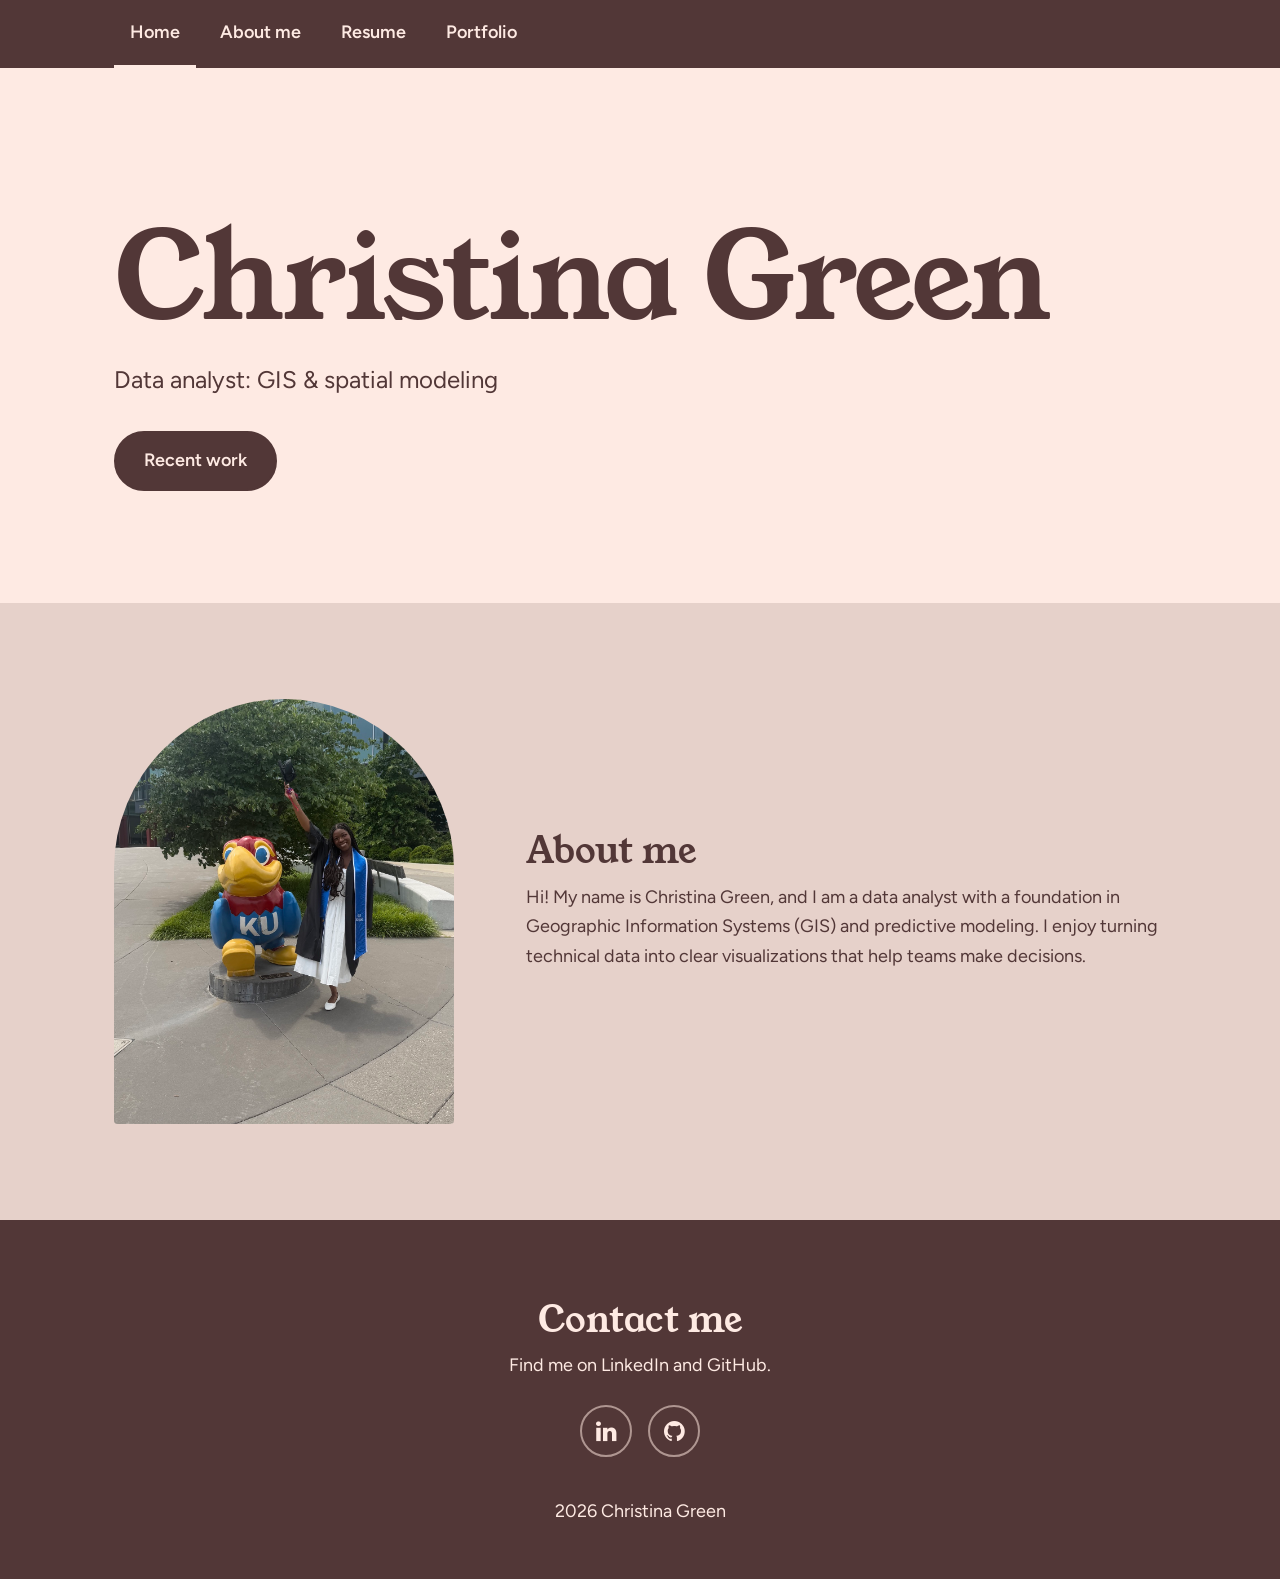
<file: index.html>
<!DOCTYPE html>
<html lang="en">
<head>
  <meta charset="utf-8">
  <meta name="viewport" content="width=device-width, initial-scale=1">
  <meta name="author" content="Christina Green">
  <meta name="description" content="Christina Green.">
  <title>Christina Green | Data Analyst Portfolio</title>
  <link rel="preconnect" href="https://fonts.googleapis.com">
  <link rel="preconnect" href="https://fonts.gstatic.com" crossorigin>
  <link rel="stylesheet" href="https://fonts.googleapis.com/css2?family=Figtree:wght@400;600&family=Young+Serif&display=swap">
  <link rel="stylesheet" href="https://cdnjs.cloudflare.com/ajax/libs/font-awesome/4.7.0/css/font-awesome.min.css">
  <link rel="stylesheet" href="styles/style.css">
</head>
<body>

  <!-- Navigation -->
  <header class="site-header">
    <nav class="navbar" aria-label="Main">
      <button class="nav-toggle" aria-expanded="false" aria-controls="nav-links" aria-label="Toggle menu">
        <i class="fa fa-bars" aria-hidden="true"></i>
      </button>
      <ul class="nav-links" id="nav-links">
        <li><a href="index.html" aria-current="page">Home</a></li>
        <li><a href="about.html">About me</a></li>
        <li><a href="resume.html">Resume</a></li>
        <li><a href="portfolio.html">Portfolio</a></li>
      </ul>
    </nav>
  </header>

  <main>
    <!-- Hero -->
    <section class="hero">
      <div class="wrap">
        <h1>Christina Green</h1>
        <p class="hero-sub">Data analyst: GIS &amp; spatial modeling</p>
        <a href="portfolio.html" class="button">Recent work</a>
      </div>
    </section>

    <!-- About -->
    <section class="about">
      <div class="wrap about-grid">
        <div class="about-photo">
          <img src="images/GradPhoto.jpg" alt="Portrait of Christina Green" onerror="this.parentElement.classList.add('no-photo')">
        </div>
        <div class="about-text">
          <h2>About me</h2>
          <p>Hi! My name is Christina Green, and I am a data analyst with a foundation in Geographic Information Systems (GIS) and predictive modeling. I enjoy turning technical data into clear visualizations that help teams make decisions.</p>
        </div>
      </div>
    </section>
  </main>

  <!-- Footer / Contact -->
  <footer class="site-footer" id="contact">
    <div class="wrap">
      <h2>Contact me</h2>
      <p>Find me on LinkedIn and GitHub.</p>
      <ul class="social">
        <li><a href="https://www.linkedin.com/in/christina-green-3a5b73256" aria-label="LinkedIn"><i class="fa fa-linkedin" aria-hidden="true"></i></a></li>
        <li><a href="https://github.com/greenchristina" aria-label="GitHub"><i class="fa fa-github" aria-hidden="true"></i></a></li>
      </ul>
       2026 Christina Green</small></p>
    </div>
  </footer>

  <script src="scripts/main.js"></script>
</body>
</html>
</file>
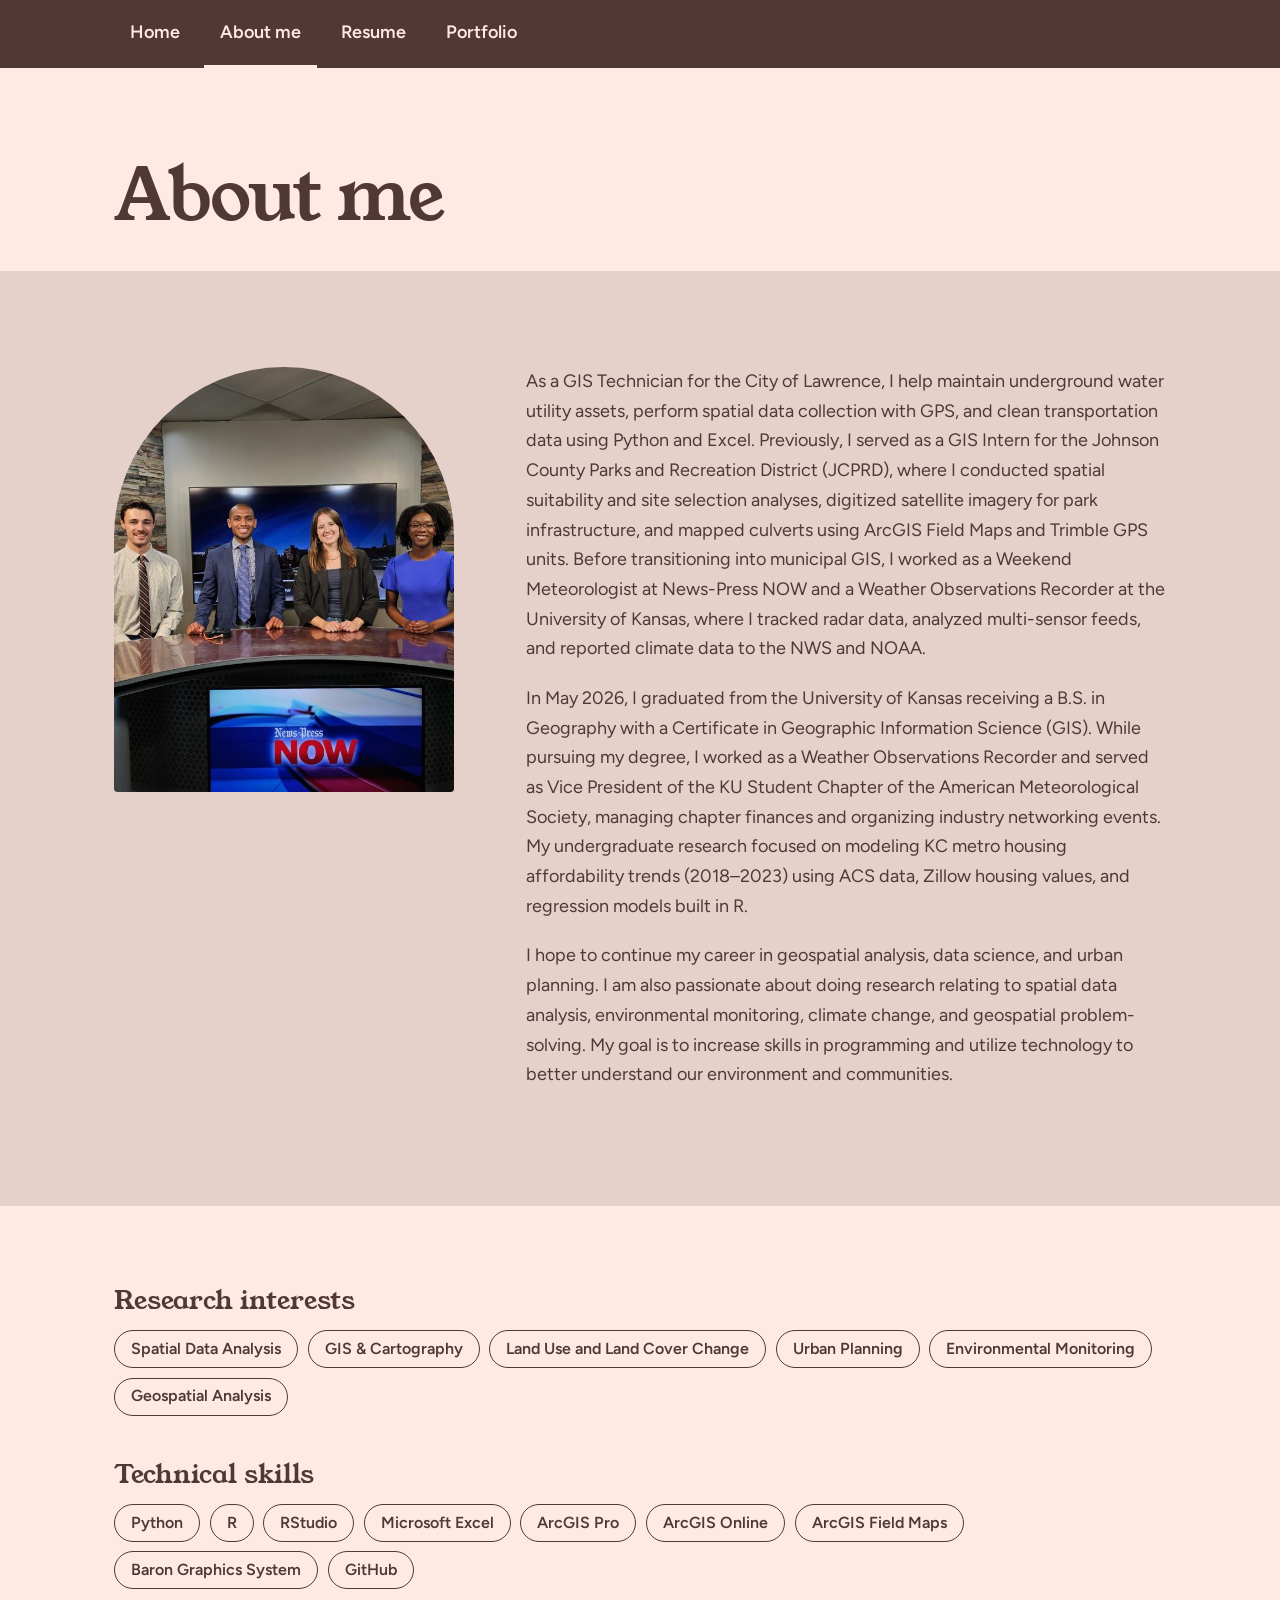
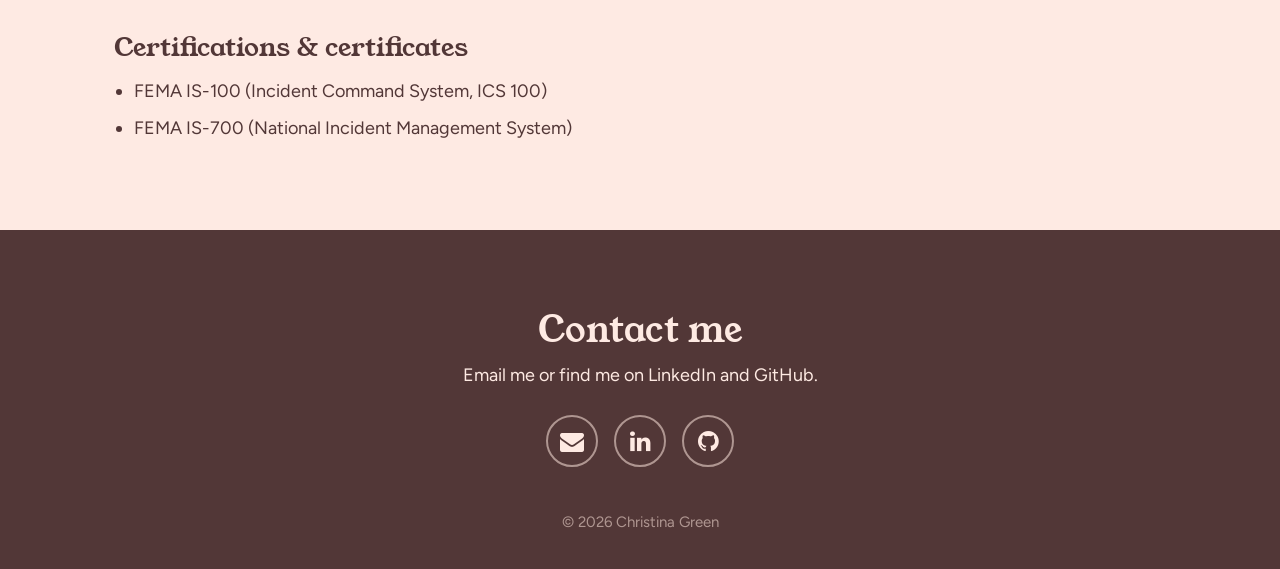
<file: about.html>
<!DOCTYPE html>
<html lang="en">
<head>
  <meta charset="utf-8">
  <meta name="viewport" content="width=device-width, initial-scale=1">
  <meta name="author" content="Christina Green">
  <meta name="description" content="About Christina Green: GIS Technician with a B.S. in Geography from the University of Kansas, focused on geospatial analysis, data science, and urban planning.">
  <title>About Me | Christina Green</title>
  <link rel="preconnect" href="https://fonts.googleapis.com">
  <link rel="preconnect" href="https://fonts.gstatic.com" crossorigin>
  <link rel="stylesheet" href="https://fonts.googleapis.com/css2?family=Figtree:wght@400;600&family=Young+Serif&display=swap">
  <link rel="stylesheet" href="https://cdnjs.cloudflare.com/ajax/libs/font-awesome/4.7.0/css/font-awesome.min.css">
  <link rel="stylesheet" href="styles/style.css">
</head>
<body>

  <!-- Navigation -->
  <header class="site-header">
    <nav class="navbar" aria-label="Main">
      <button class="nav-toggle" aria-expanded="false" aria-controls="nav-links" aria-label="Toggle menu">
        <i class="fa fa-bars" aria-hidden="true"></i>
      </button>
      <ul class="nav-links" id="nav-links">
        <li><a href="index.html">Home</a></li>
        <li><a href="about.html" aria-current="page">About me</a></li>
        <li><a href="resume.html">Resume</a></li>
        <li><a href="portfolio.html">Portfolio</a></li>
      </ul>
    </nav>
  </header>

  <main>
    <section class="page-intro">
      <div class="wrap">
        <h1>About me</h1>
      </div>
    </section>

    <!-- Bio -->
    <section class="about about-page">
      <div class="wrap about-grid">
        <div class="about-photo">
          <img src="images/NewsPress.JPG" alt="Photo of Christina Green" onerror="this.parentElement.classList.add('no-photo')">
        </div>
        <div class="about-text">
          <p>As a GIS Technician for the City of Lawrence, I help maintain underground water utility assets, perform spatial data collection with GPS, and clean transportation data using Python and Excel. Previously, I served as a GIS Intern for the Johnson County Parks and Recreation District (JCPRD), where I conducted spatial suitability and site selection analyses, digitized satellite imagery for park infrastructure, and mapped culverts using ArcGIS Field Maps and Trimble GPS units. Before transitioning into municipal GIS, I worked as a Weekend Meteorologist at News-Press NOW and a Weather Observations Recorder at the University of Kansas, where I tracked radar data, analyzed multi-sensor feeds, and reported climate data to the NWS and NOAA.</p>
          <p>In May 2026, I graduated from the University of Kansas receiving a B.S. in Geography with a Certificate in Geographic Information Science (GIS). While pursuing my degree, I worked as a Weather Observations Recorder and served as Vice President of the KU Student Chapter of the American Meteorological Society, managing chapter finances and organizing industry networking events. My undergraduate research focused on modeling KC metro housing affordability trends (2018–2023) using ACS data, Zillow housing values, and regression models built in R.</p>
          <p>I hope to continue my career in geospatial analysis, data science, and urban planning. I am also passionate about doing research relating to spatial data analysis, environmental monitoring, climate change, and geospatial problem-solving. My goal is to increase skills in programming and utilize technology to better understand our environment and communities.</p>
        </div>
      </div>
    </section>

    <!-- Details -->
    <section class="details">
      <div class="wrap details-grid">

        <div class="detail-block">
          <h2>Research interests</h2>
          <ul class="tags chips">
            <li>Spatial Data Analysis</li>
            <li>GIS &amp; Cartography</li>
            <li>Land Use and Land Cover Change</li>
            <li>Urban Planning</li>
            <li>Environmental Monitoring</li>
            <li>Geospatial Analysis</li>
          </ul>
        </div>

        <div class="detail-block">
          <h2>Technical skills</h2>
          <ul class="tags chips">
            <li>Python</li>
            <li>R</li>
            <li>RStudio</li>
            <li>Microsoft Excel</li>
            <li>ArcGIS Pro</li>
            <li>ArcGIS Online</li>
            <li>ArcGIS Field Maps</li>
            <li>Baron Graphics System</li>
            <li>GitHub</li>
          </ul>
        </div>

        <div class="detail-block">
          <h2>Certifications &amp; certificates</h2>
          <ul class="cert-list">
            <li>FEMA IS-100 (Incident Command System, ICS 100)</li>
            <li>FEMA IS-700 (National Incident Management System)</li>
          </ul>
        </div>

      </div>
    </section>
  </main>

  <!-- Footer / Contact -->
  <footer class="site-footer" id="contact">
    <div class="wrap">
      <h2>Contact me</h2>
      <p>Email me or find me on LinkedIn and GitHub.</p>
      <ul class="social">
        <li><a href="mailto:christinagreen1101@gmail.com" aria-label="Email"><i class="fa fa-envelope" aria-hidden="true"></i></a></li>
        <li><a href="https://www.linkedin.com/in/christina-green-3a5b73256" aria-label="LinkedIn"><i class="fa fa-linkedin" aria-hidden="true"></i></a></li>
        <li><a href="https://github.com/greenchristina" aria-label="GitHub"><i class="fa fa-github" aria-hidden="true"></i></a></li>
      </ul>
      <p class="copyright"><small>&copy; 2026 Christina Green</small></p>
    </div>
  </footer>

  <script src="scripts/main.js"></script>
</body>
</html>
</file>
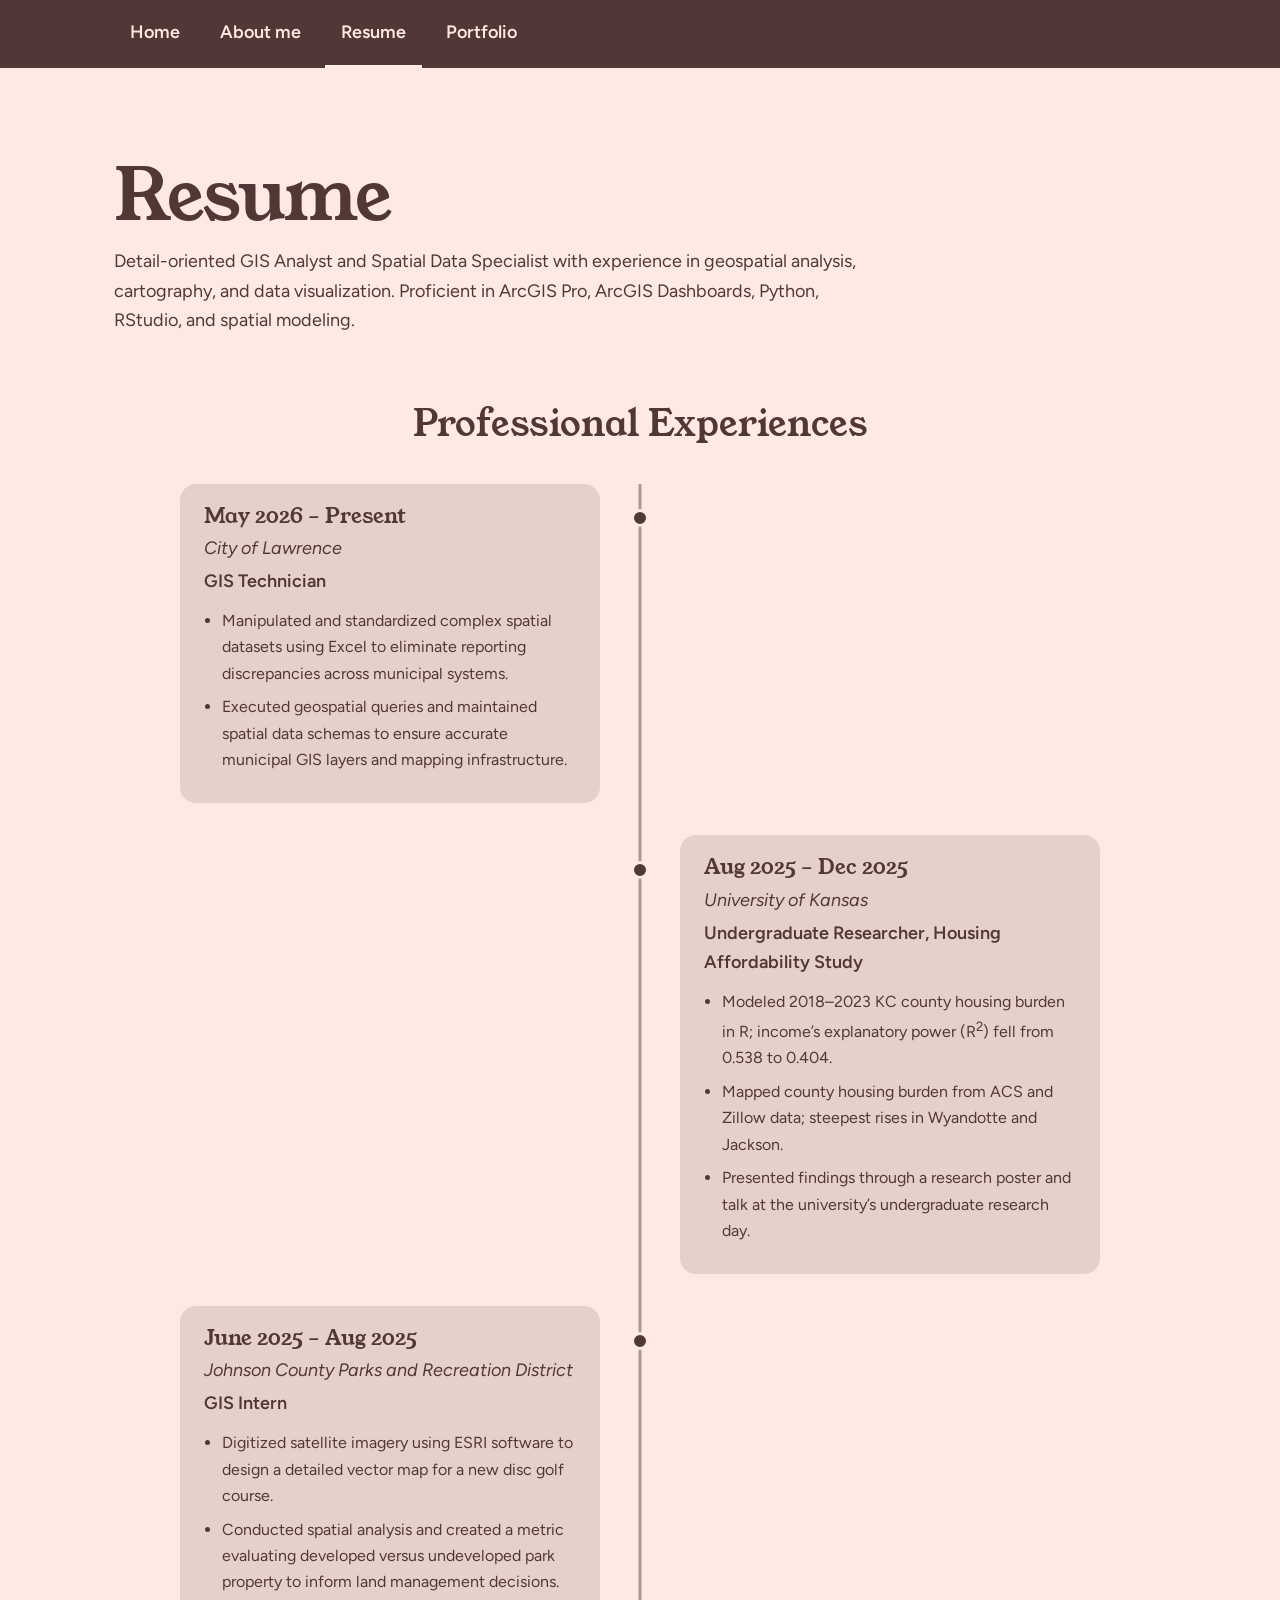
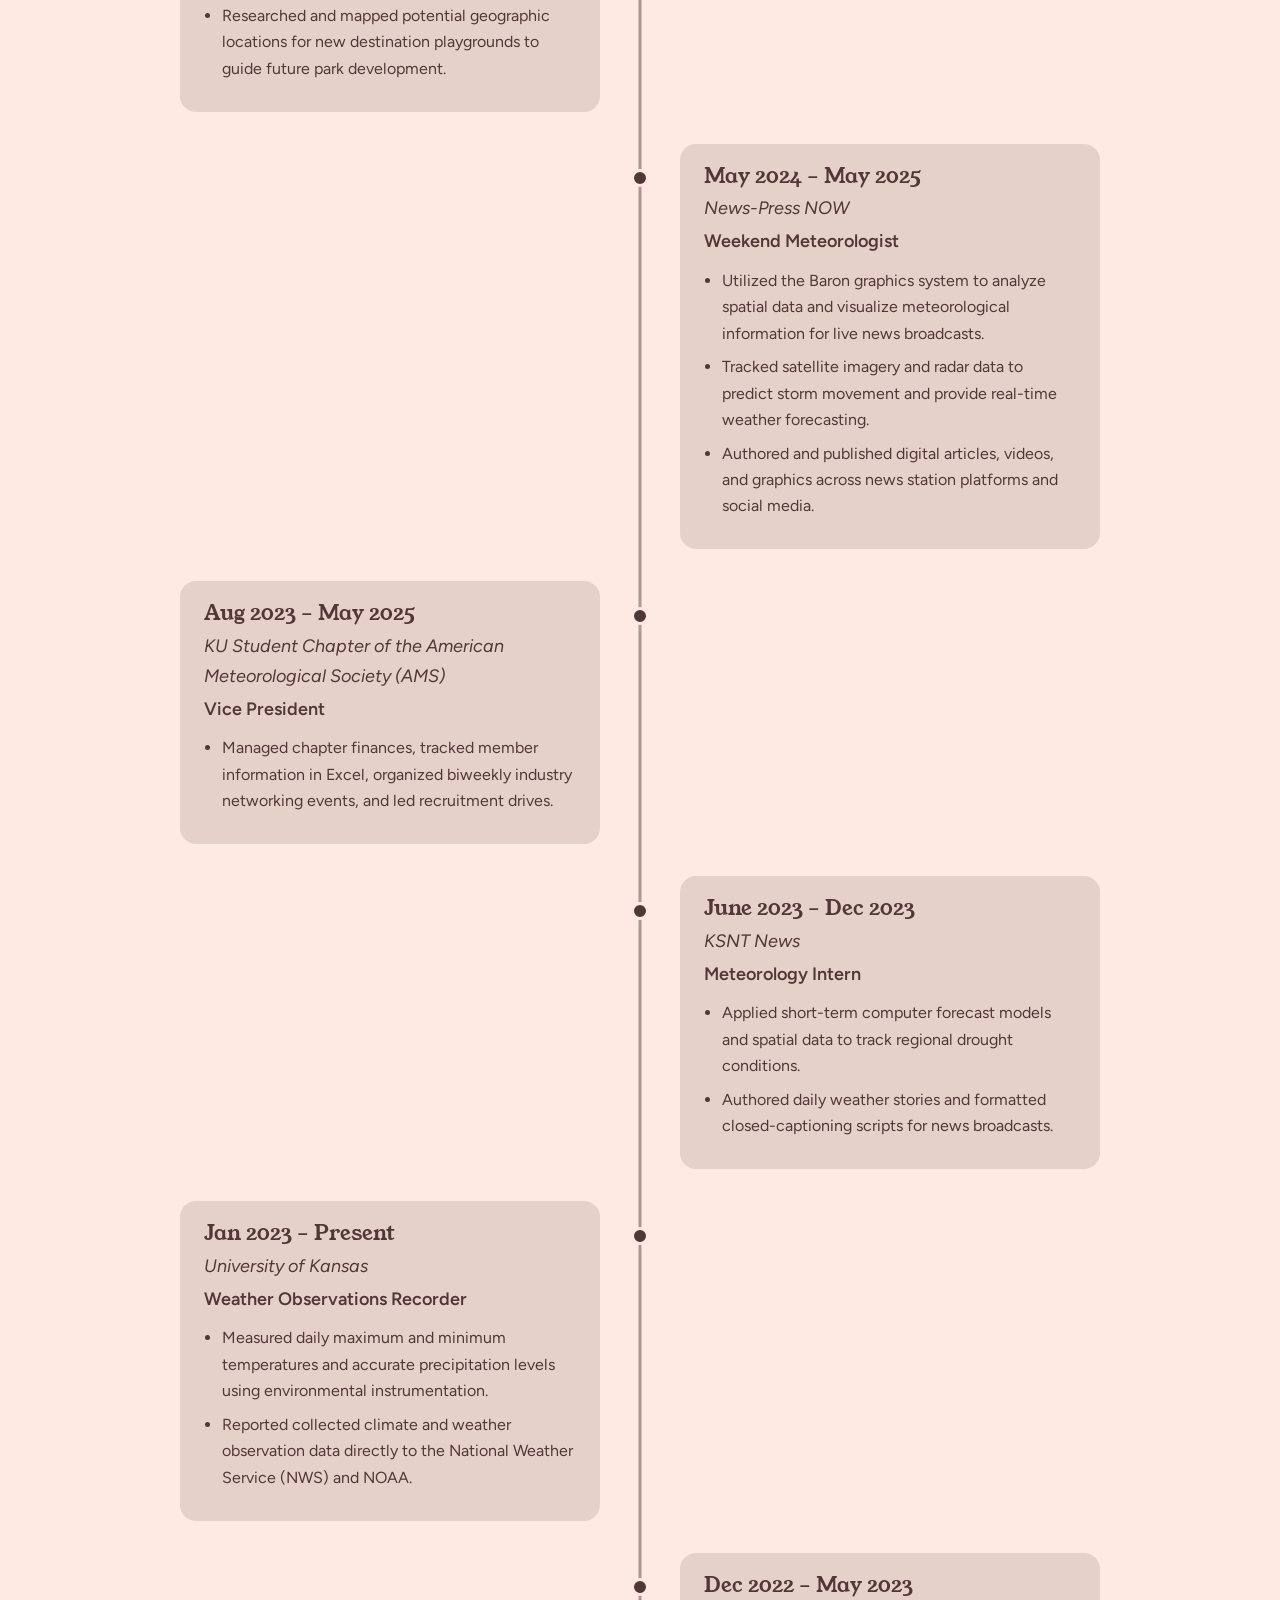
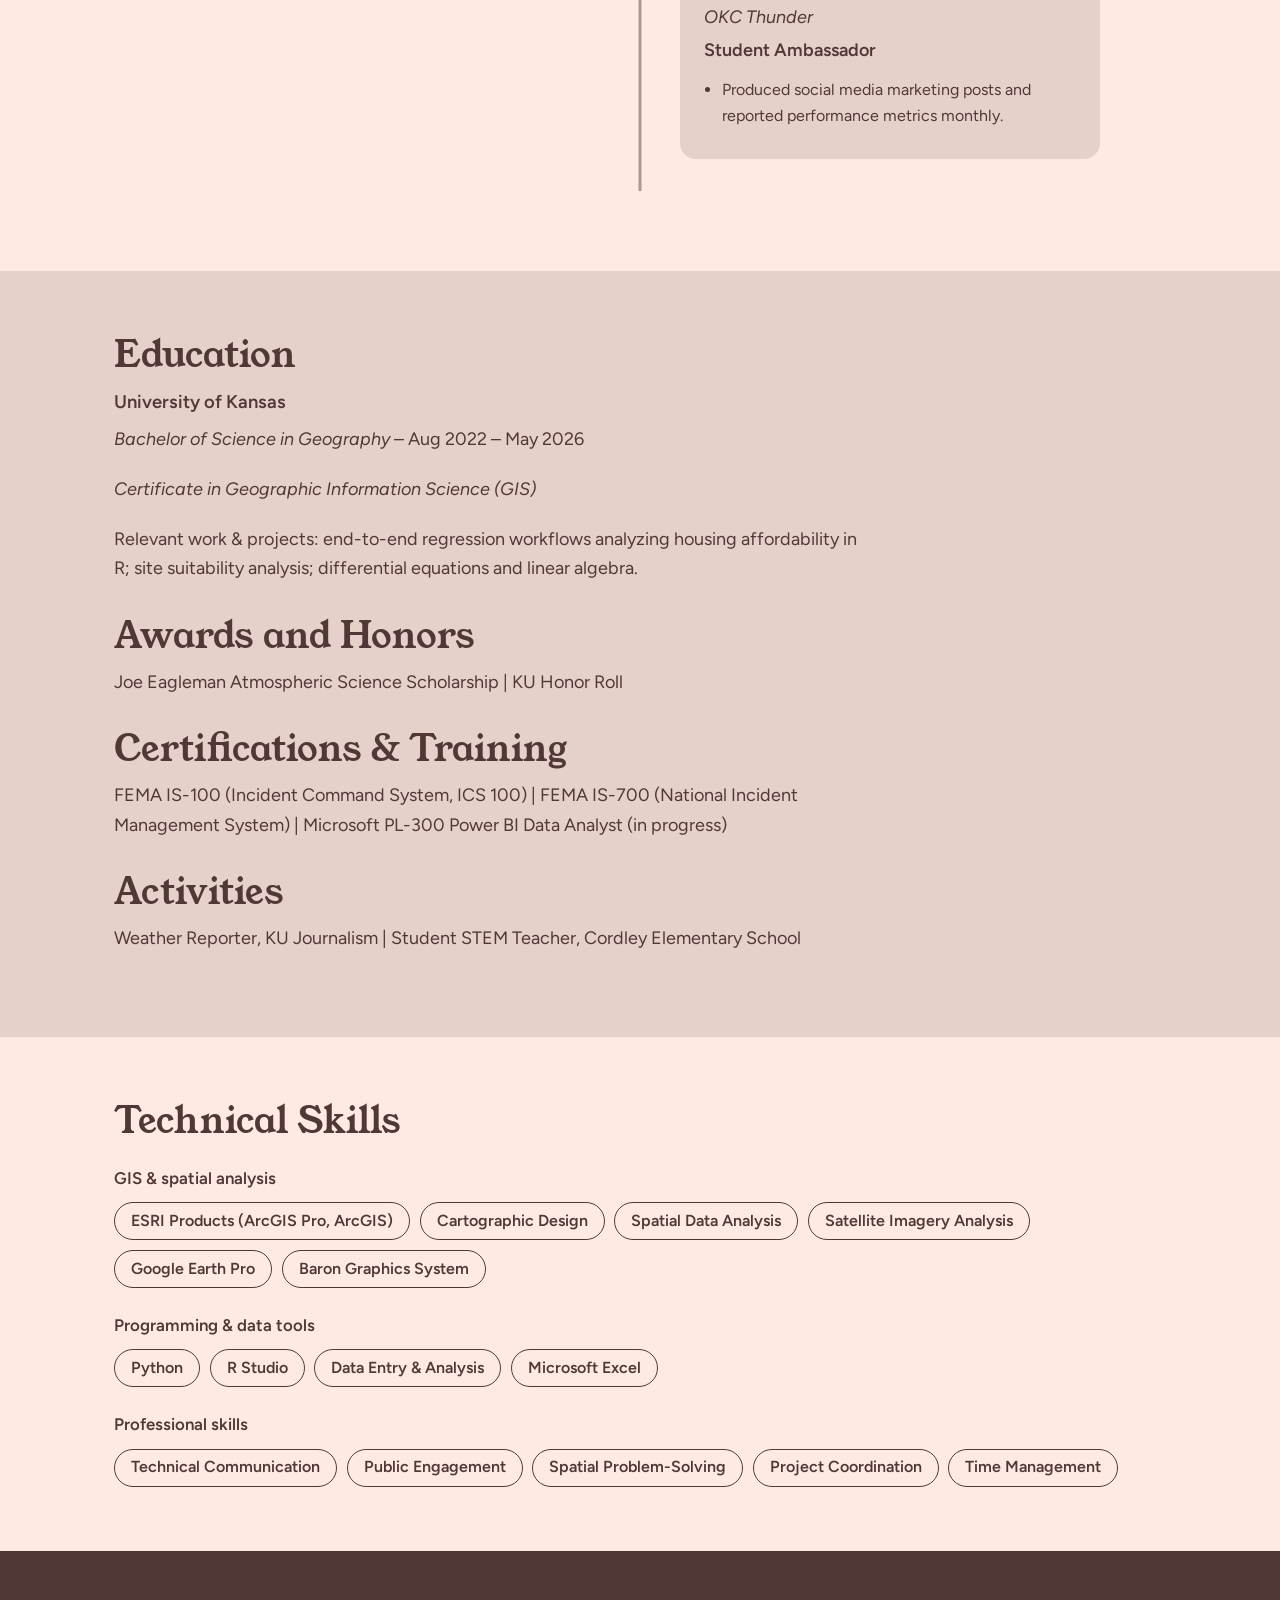
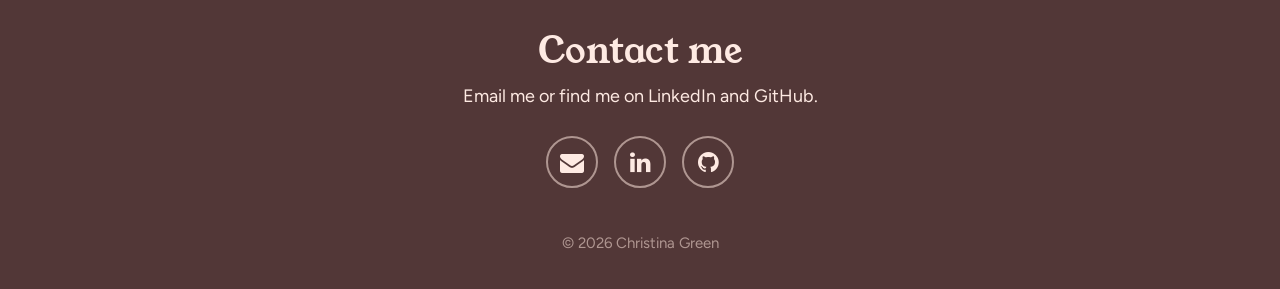
<file: resume.html>
<!DOCTYPE html>
<html lang="en">
<head>
  <meta charset="utf-8">
  <meta name="viewport" content="width=device-width, initial-scale=1">
  <meta name="author" content="Christina Green">
  <meta name="description" content="Resume of Christina Green: GIS Technician with experience in geospatial analysis, satellite imagery digitization, data management, and environmental monitoring.">
  <title>Resume | Christina Green</title>
  <link rel="preconnect" href="https://fonts.googleapis.com">
  <link rel="preconnect" href="https://fonts.gstatic.com" crossorigin>
  <link rel="stylesheet" href="https://fonts.googleapis.com/css2?family=Figtree:wght@400;600&family=Young+Serif&display=swap">
  <link rel="stylesheet" href="https://cdnjs.cloudflare.com/ajax/libs/font-awesome/4.7.0/css/font-awesome.min.css">
  <link rel="stylesheet" href="styles/style.css">
</head>
<body>

  <!-- Navigation -->
  <header class="site-header">
    <nav class="navbar" aria-label="Main">
      <button class="nav-toggle" aria-expanded="false" aria-controls="nav-links" aria-label="Toggle menu">
        <i class="fa fa-bars" aria-hidden="true"></i>
      </button>
      <ul class="nav-links" id="nav-links">
        <li><a href="index.html">Home</a></li>
        <li><a href="about.html">About me</a></li>
        <li><a href="resume.html" aria-current="page">Resume</a></li>
        <li><a href="portfolio.html">Portfolio</a></li>
      </ul>
    </nav>
  </header>

  <main>
    <!-- Title + summary -->
    <section class="page-intro">
      <div class="wrap">
        <h1>Resume</h1>
        <p>Detail-oriented GIS Analyst and Spatial Data Specialist with experience in geospatial analysis, cartography, and data visualization. Proficient in ArcGIS Pro, ArcGIS Dashboards, Python, RStudio, and spatial modeling. </p>
      </div>
    </section>

    <!-- Timeline (entries alternate left and right on wide screens) -->
    <section class="timeline-section">
      <div class="wrap">
        <h2 class="timeline-heading">Professional Experiences</h2>

        <div class="timeline">

          <div class="timeline-item left">
            <div class="timeline-content">
              <h3 class="t-date">May 2026 &ndash; Present</h3>
              <p class="t-org">City of Lawrence</p>
              <p class="t-role">GIS Technician</p>
              <ul>
                <li>Manipulated and standardized complex spatial datasets using Excel to eliminate reporting discrepancies across municipal systems.</li>
                <li>Executed geospatial queries and maintained spatial data schemas to ensure accurate municipal GIS layers and mapping infrastructure.</li>
              </ul>
            </div>
          </div>

          <div class="timeline-item right">
            <div class="timeline-content">
              <h3 class="t-date">Aug 2025 &ndash; Dec 2025</h3>
              <p class="t-org">University of Kansas</p>
              <p class="t-role">Undergraduate Researcher, Housing Affordability Study</p>
              <ul>
                <li>Modeled 2018&ndash;2023 KC county housing burden in R; income’s explanatory power (R<sup>2</sup>) fell from 0.538 to 0.404.</li>
                <li>Mapped county housing burden from ACS and Zillow data; steepest rises in Wyandotte and Jackson.</li>
                <li>Presented findings through a research poster and talk at the university’s undergraduate research day.</li>
              </ul>
            </div>
          </div>

          <div class="timeline-item left">
            <div class="timeline-content">
              <h3 class="t-date">June 2025 &ndash; Aug 2025</h3>
              <p class="t-org">Johnson County Parks and Recreation District</p>
              <p class="t-role">GIS Intern</p>
              <ul>
                <li>Digitized satellite imagery using ESRI software to design a detailed vector map for a new disc golf course.</li>
                <li>Conducted spatial analysis and created a metric evaluating developed versus undeveloped park property to inform land management decisions.</li>
                <li>Researched and mapped potential geographic locations for new destination playgrounds to guide future park development.</li>
              </ul>
            </div>
          </div>

          <div class="timeline-item right">
            <div class="timeline-content">
              <h3 class="t-date">May 2024 &ndash; May 2025</h3>
              <p class="t-org">News-Press NOW</p>
              <p class="t-role">Weekend Meteorologist</p>
              <ul>
                <li>Utilized the Baron graphics system to analyze spatial data and visualize meteorological information for live news broadcasts.</li>
                <li>Tracked satellite imagery and radar data to predict storm movement and provide real-time weather forecasting.</li>
                <li>Authored and published digital articles, videos, and graphics across news station platforms and social media.</li>
              </ul>
            </div>
          </div>

          <div class="timeline-item left">
            <div class="timeline-content">
              <h3 class="t-date">Aug 2023 &ndash; May 2025</h3>
              <p class="t-org">KU Student Chapter of the American Meteorological Society (AMS)</p>
              <p class="t-role">Vice President</p>
              <ul>
                <li>Managed chapter finances, tracked member information in Excel, organized biweekly industry networking events, and led recruitment drives.</li>
              </ul>
            </div>
          </div>

          <div class="timeline-item right">
            <div class="timeline-content">
              <h3 class="t-date">June 2023 &ndash; Dec 2023</h3>
              <p class="t-org">KSNT News</p>
              <p class="t-role">Meteorology Intern</p>
              <ul>
                <li>Applied short-term computer forecast models and spatial data to track regional drought conditions.</li>
                <li>Authored daily weather stories and formatted closed-captioning scripts for news broadcasts.</li>
              </ul>
            </div>
          </div>

          <div class="timeline-item left">
            <div class="timeline-content">
              <h3 class="t-date">Jan 2023 &ndash; Present</h3>
              <p class="t-org">University of Kansas</p>
              <p class="t-role">Weather Observations Recorder</p>
              <ul>
                <li>Measured daily maximum and minimum temperatures and accurate precipitation levels using environmental instrumentation.</li>
                <li>Reported collected climate and weather observation data directly to the National Weather Service (NWS) and NOAA.</li>
              </ul>
            </div>
          </div>

          <div class="timeline-item right">
            <div class="timeline-content">
              <h3 class="t-date">Dec 2022 &ndash; May 2023</h3>
              <p class="t-org">OKC Thunder</p>
              <p class="t-role">Student Ambassador</p>
              <ul>
                <li>Produced social media marketing posts and reported performance metrics monthly.</li>
              </ul>
            </div>
          </div>

        </div>
      </div>
    </section>

    <!-- Education, awards, certifications -->
    <section class="resume-end">
      <div class="wrap">
        <h2>Education</h2>
        <h3 class="end-org">University of Kansas</h3>
        <p><i>Bachelor of Science in Geography</i> &ndash; Aug 2022 &ndash; May 2026</p>
        <p><i>Certificate in Geographic Information Science (GIS)</i></p>
        <p>Relevant work &amp; projects: end-to-end regression workflows analyzing housing affordability in R; site suitability analysis; differential equations and linear algebra.</p>

        <h2>Awards and Honors</h2>
        <p>Joe Eagleman Atmospheric Science Scholarship | KU Honor Roll</p>

        <h2>Certifications &amp; Training</h2>
        <p>FEMA IS-100 (Incident Command System, ICS 100) | FEMA IS-700 (National Incident Management System) | Microsoft PL-300 Power BI Data Analyst (in progress)</p>

        <h2>Activities</h2>
        <p>Weather Reporter, KU Journalism | Student STEM Teacher, Cordley Elementary School</p>
      </div>
    </section>

    <!-- Skills -->
    <section class="resume-skills">
      <div class="wrap">
        <h2>Technical Skills</h2>

        <h3 class="skill-heading">GIS &amp; spatial analysis</h3>
        <ul class="tags chips">
          <li>ESRI Products (ArcGIS Pro, ArcGIS)</li>
          <li>Cartographic Design</li>
          <li>Spatial Data Analysis</li>
          <li>Satellite Imagery Analysis</li>
          <li>Google Earth Pro</li>
          <li>Baron Graphics System</li>
        </ul>

        <h3 class="skill-heading">Programming &amp; data tools</h3>
        <ul class="tags chips">
          <li>Python</li>
          <li>R Studio</li>
          <li>Data Entry &amp; Analysis</li>
          <li>Microsoft Excel</li>
        </ul>

        <h3 class="skill-heading">Professional skills</h3>
        <ul class="tags chips">
          <li>Technical Communication</li>
          <li>Public Engagement</li>
          <li>Spatial Problem-Solving</li>
          <li>Project Coordination</li>
          <li>Time Management</li>
        </ul>
      </div>
    </section>
  </main>

  <!-- Footer / Contact -->
  <footer class="site-footer" id="contact">
    <div class="wrap">
      <h2>Contact me</h2>
      <p>Email me or find me on LinkedIn and GitHub.</p>
      <ul class="social">
        <li><a href="mailto:christinagreen1101@gmail.com" aria-label="Email"><i class="fa fa-envelope" aria-hidden="true"></i></a></li>
        <li><a href="https://www.linkedin.com/in/christina-green-3a5b73256" aria-label="LinkedIn"><i class="fa fa-linkedin" aria-hidden="true"></i></a></li>
        <li><a href="https://github.com/greenchristina" aria-label="GitHub"><i class="fa fa-github" aria-hidden="true"></i></a></li>
      </ul>
      <p class="copyright"><small>&copy; 2026 Christina Green</small></p>
    </div>
  </footer>

  <script src="scripts/main.js"></script>
</body>
</html>
</file>
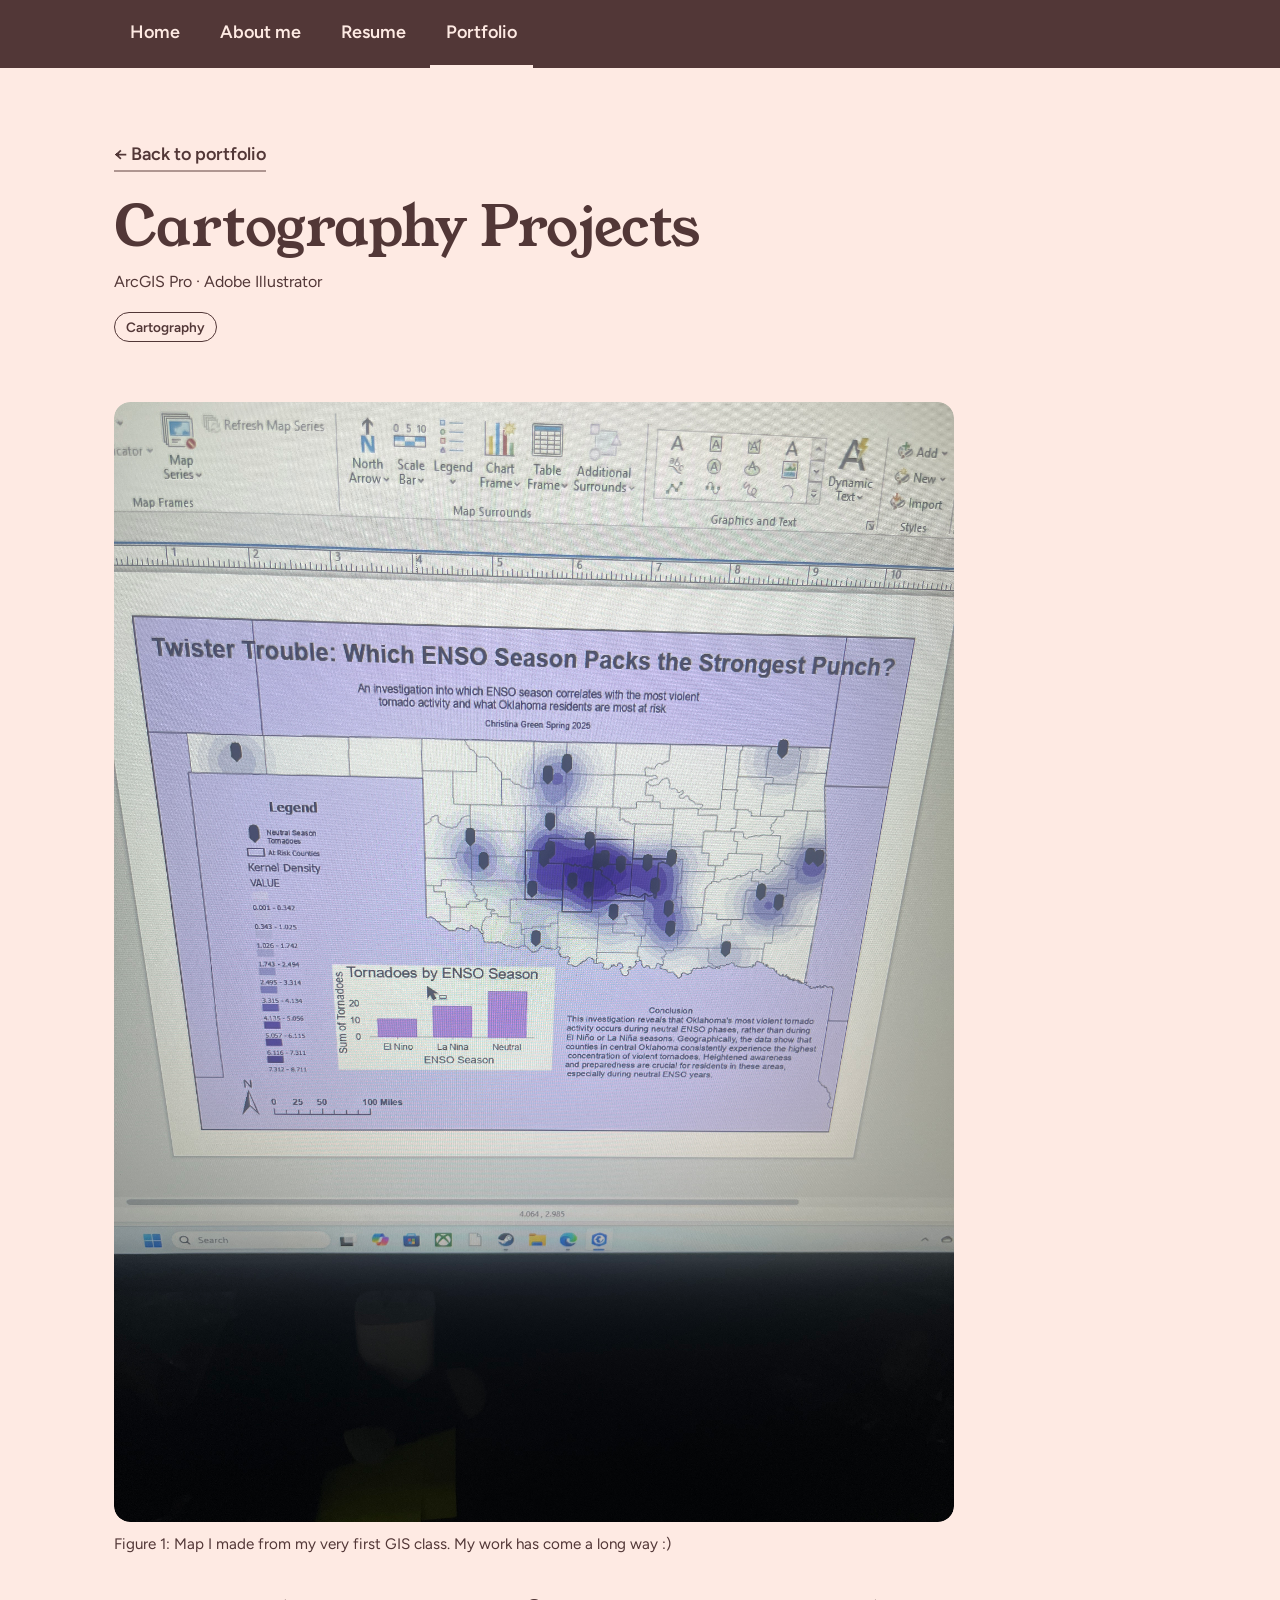
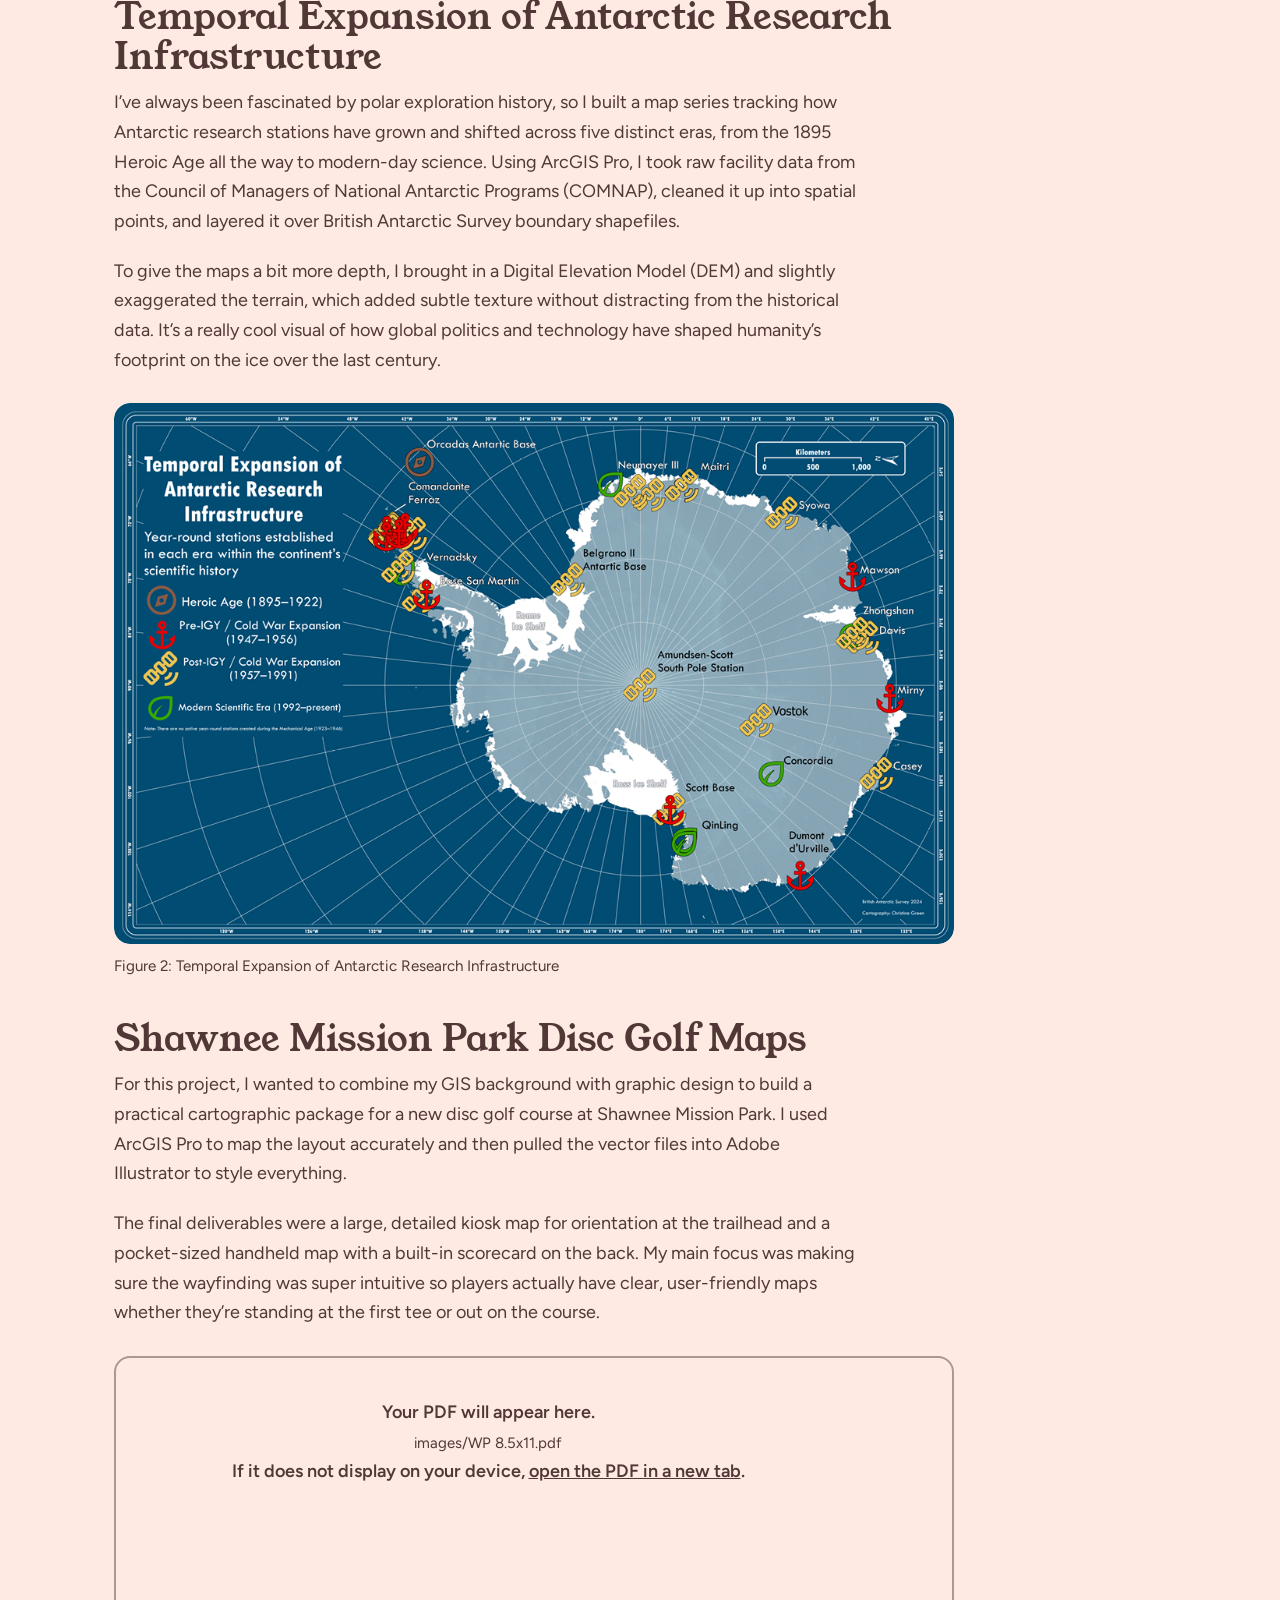
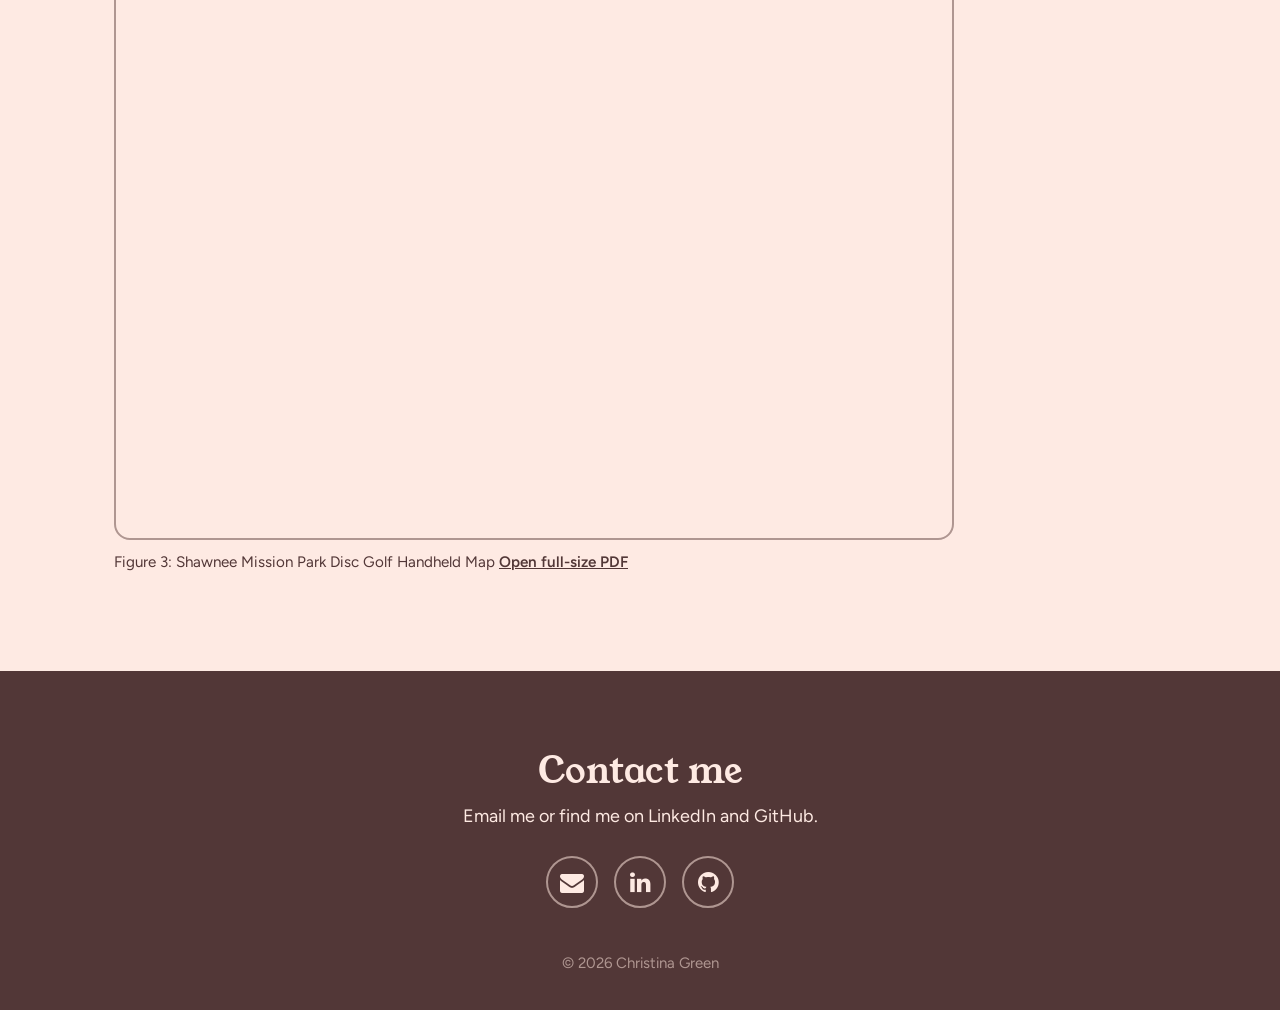
<file: projects/cartography-projects.html>
<!DOCTYPE html>
<html lang="en">
<head>
  <meta charset="utf-8">
  <meta name="viewport" content="width=device-width, initial-scale=1">
  <meta name="author" content="Christina Green">
  <meta name="description" content="Cartography projects by Christina Green: a map series on the growth of Antarctic research stations and a disc golf course map package.">
  <title>Cartography Projects | Christina Green</title>
  <link rel="preconnect" href="https://fonts.googleapis.com">
  <link rel="preconnect" href="https://fonts.gstatic.com" crossorigin>
  <link rel="stylesheet" href="https://fonts.googleapis.com/css2?family=Figtree:wght@400;600&family=Young+Serif&display=swap">
  <link rel="stylesheet" href="https://cdnjs.cloudflare.com/ajax/libs/font-awesome/4.7.0/css/font-awesome.min.css">
  <link rel="stylesheet" href="../styles/style.css">
</head>
<body>

  <!-- Navigation (links go up one folder because this page is inside /projects) -->
  <header class="site-header">
    <nav class="navbar" aria-label="Main">
      <button class="nav-toggle" aria-expanded="false" aria-controls="nav-links" aria-label="Toggle menu">
        <i class="fa fa-bars" aria-hidden="true"></i>
      </button>
      <ul class="nav-links" id="nav-links">
        <li><a href="../index.html">Home</a></li>
        <li><a href="../about.html">About me</a></li>
        <li><a href="../resume.html">Resume</a></li>
        <li><a href="../portfolio.html" aria-current="page">Portfolio</a></li>
      </ul>
    </nav>
  </header>

  <main>
    <section class="project-hero">
      <div class="wrap">
        <a class="back-link" href="../portfolio.html">&larr; Back to portfolio</a>
        <h1>Cartography Projects</h1>
        <p class="meta">ArcGIS Pro &middot; Adobe Illustrator</p>
        <ul class="tags">
          <li>Cartography</li>
        </ul>
      </div>
    </section>

    <section class="project-body">
      <div class="wrap">
        <div class="prose">

          <!--
            File names (in your /images folder) used on this page:
              Cover photo:  IMG_1025.JPG
              First map:    Screenshot 2026-02-18 192613.png   (written with %20 for the spaces)
              Final map:    WP 8.5x11.pdf                      (written with %20 for the spaces)
            Names are case-sensitive on GitHub Pages. Renaming files to use hyphens instead of spaces is optional but tidier.
          -->

          <figure class="figure">
            <div class="figure-media">
              <p class="figure-placeholder">Your cover photo will appear here<br><small>images/IMG_1025.JPG</small></p>
              <img src="../images/IMG_1025.JPG" alt="Cover photo for the cartography projects" onload="this.parentElement.classList.add('loaded')" onerror="this.style.display='none'">
            </div>
            <figcaption>Figure 1: Map I made from my very first GIS class. My work has come a long way :)</figcaption>
          </figure>

          <h2>Temporal Expansion of Antarctic Research Infrastructure</h2>
          <p>I’ve always been fascinated by polar exploration history, so I built a map series tracking how Antarctic research stations have grown and shifted across five distinct eras, from the 1895 Heroic Age all the way to modern-day science. Using ArcGIS Pro, I took raw facility data from the Council of Managers of National Antarctic Programs (COMNAP), cleaned it up into spatial points, and layered it over British Antarctic Survey boundary shapefiles.</p>
          <p>To give the maps a bit more depth, I brought in a Digital Elevation Model (DEM) and slightly exaggerated the terrain, which added subtle texture without distracting from the historical data. It’s a really cool visual of how global politics and technology have shaped humanity’s footprint on the ice over the last century.</p>

          <figure class="figure">
            <div class="figure-media">
              <p class="figure-placeholder">Your map will appear here<br><small>images/Screenshot 2026-02-18 192613.png</small></p>
              <img src="../images/Screenshot%202026-02-18%20192613.png" alt="Map from the Antarctic research station series" onload="this.parentElement.classList.add('loaded')" onerror="this.style.display='none'">
            </div>
            <figcaption>Figure 2: Temporal Expansion of Antarctic Research Infrastructure</figcaption>
          </figure>

          <h2>Shawnee Mission Park Disc Golf Maps</h2>
          <p>For this project, I wanted to combine my GIS background with graphic design to build a practical cartographic package for a new disc golf course at Shawnee Mission Park. I used ArcGIS Pro to map the layout accurately and then pulled the vector files into Adobe Illustrator to style everything.</p>
          <p>The final deliverables were a large, detailed kiosk map for orientation at the trailhead and a pocket-sized handheld map with a built-in scorecard on the back. My main focus was making sure the wayfinding was super intuitive so players actually have clear, user-friendly maps whether they’re standing at the first tee or out on the course.</p>

          <figure class="figure">
            <div class="figure-media figure-pdf tall">
              <object data="../images/WP%208.5x11.pdf" type="application/pdf" aria-label="Disc golf course map">
                <p class="figure-placeholder">Your PDF will appear here.<br><small>images/WP 8.5x11.pdf</small><br>If it does not display on your device, <a href="../images/WP%208.5x11.pdf" target="_blank" rel="noopener">open the PDF in a new tab</a>.</p>
              </object>
            </div>
            <figcaption>Figure 3: Shawnee Mission Park Disc Golf Handheld Map <a href="../images/WP%208.5x11.pdf" target="_blank" rel="noopener">Open full-size PDF</a></figcaption>
          </figure>

        </div>
      </div>
    </section>
  </main>

  <!-- Footer / Contact -->
  <footer class="site-footer" id="contact">
    <div class="wrap">
      <h2>Contact me</h2>
      <p>Email me or find me on LinkedIn and GitHub.</p>
      <ul class="social">
        <li><a href="mailto:christinagreen1101@gmail.com" aria-label="Email"><i class="fa fa-envelope" aria-hidden="true"></i></a></li>
        <li><a href="https://www.linkedin.com/in/christina-green-3a5b73256" aria-label="LinkedIn"><i class="fa fa-linkedin" aria-hidden="true"></i></a></li>
        <li><a href="https://github.com/greenchristina" aria-label="GitHub"><i class="fa fa-github" aria-hidden="true"></i></a></li>
      </ul>
      <p class="copyright"><small>&copy; 2026 Christina Green</small></p>
    </div>
  </footer>

  <script src="../scripts/main.js"></script>
</body>
</html>
</file>
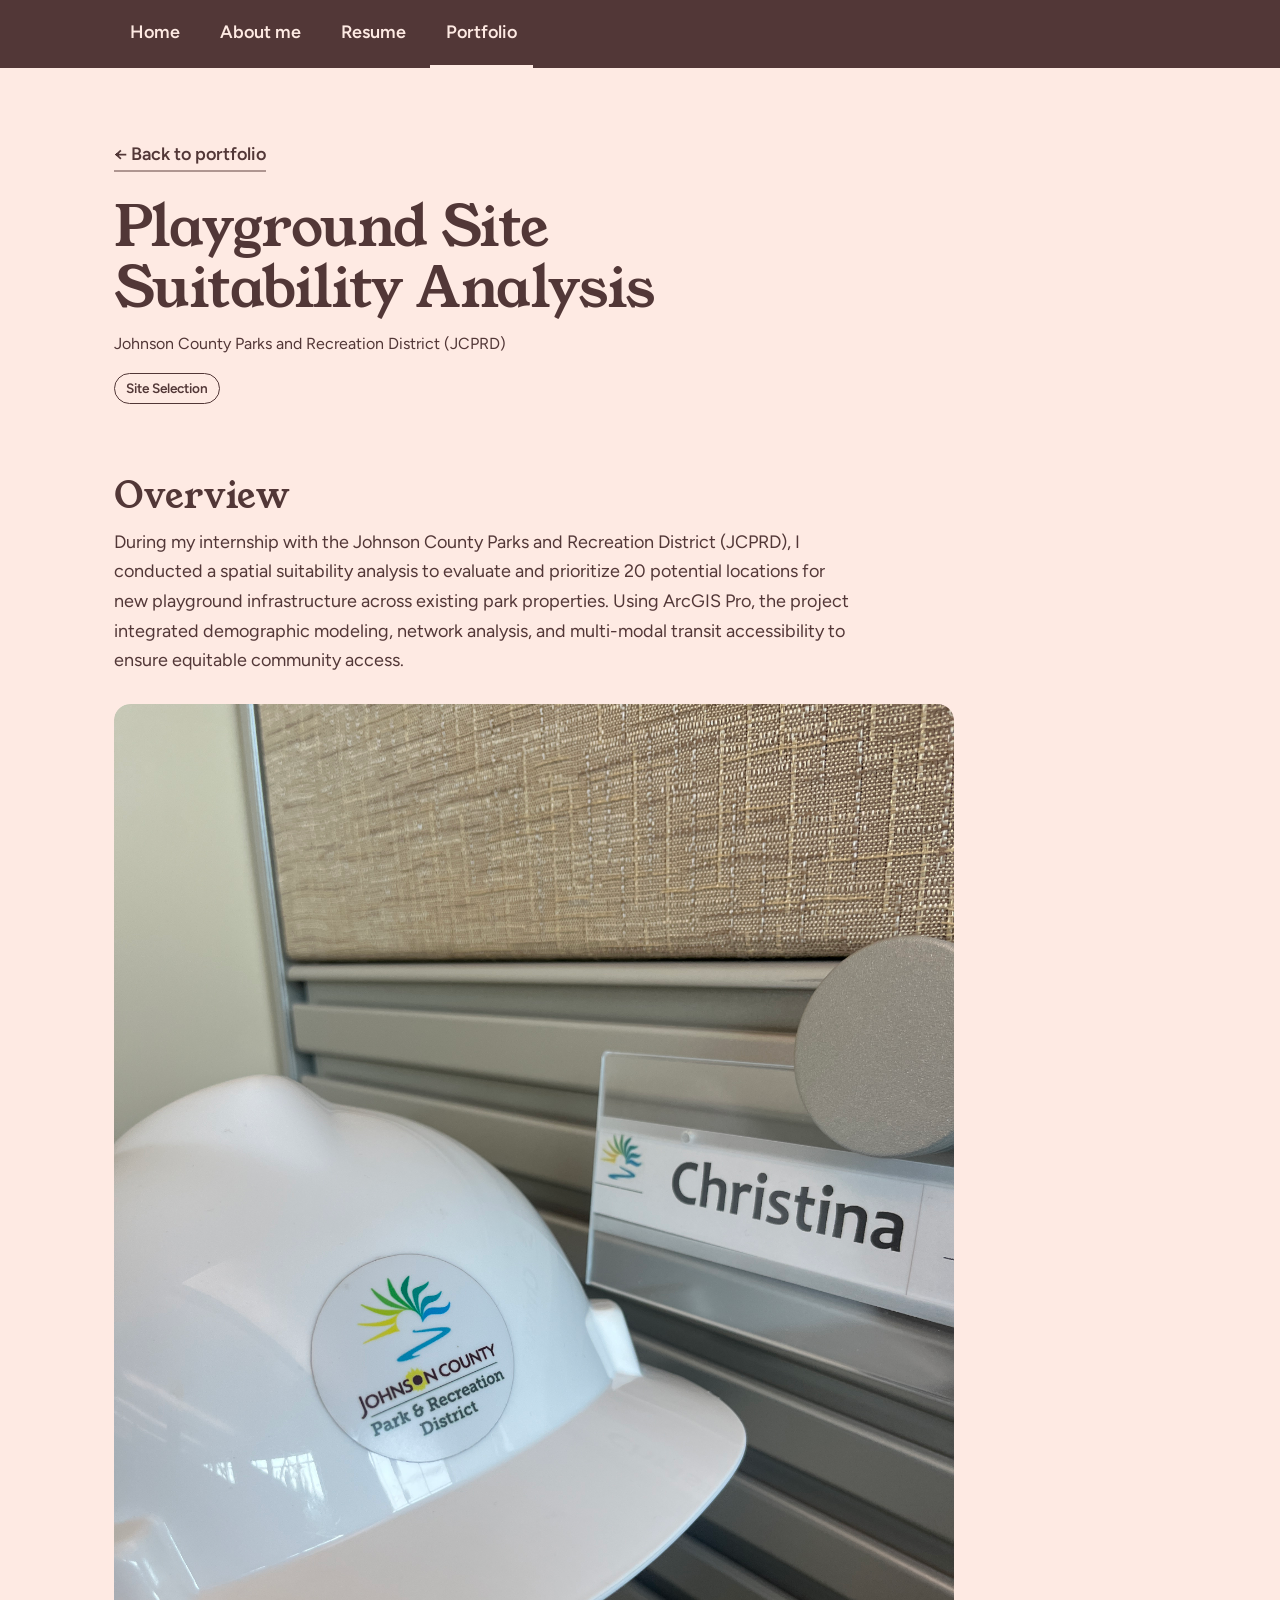
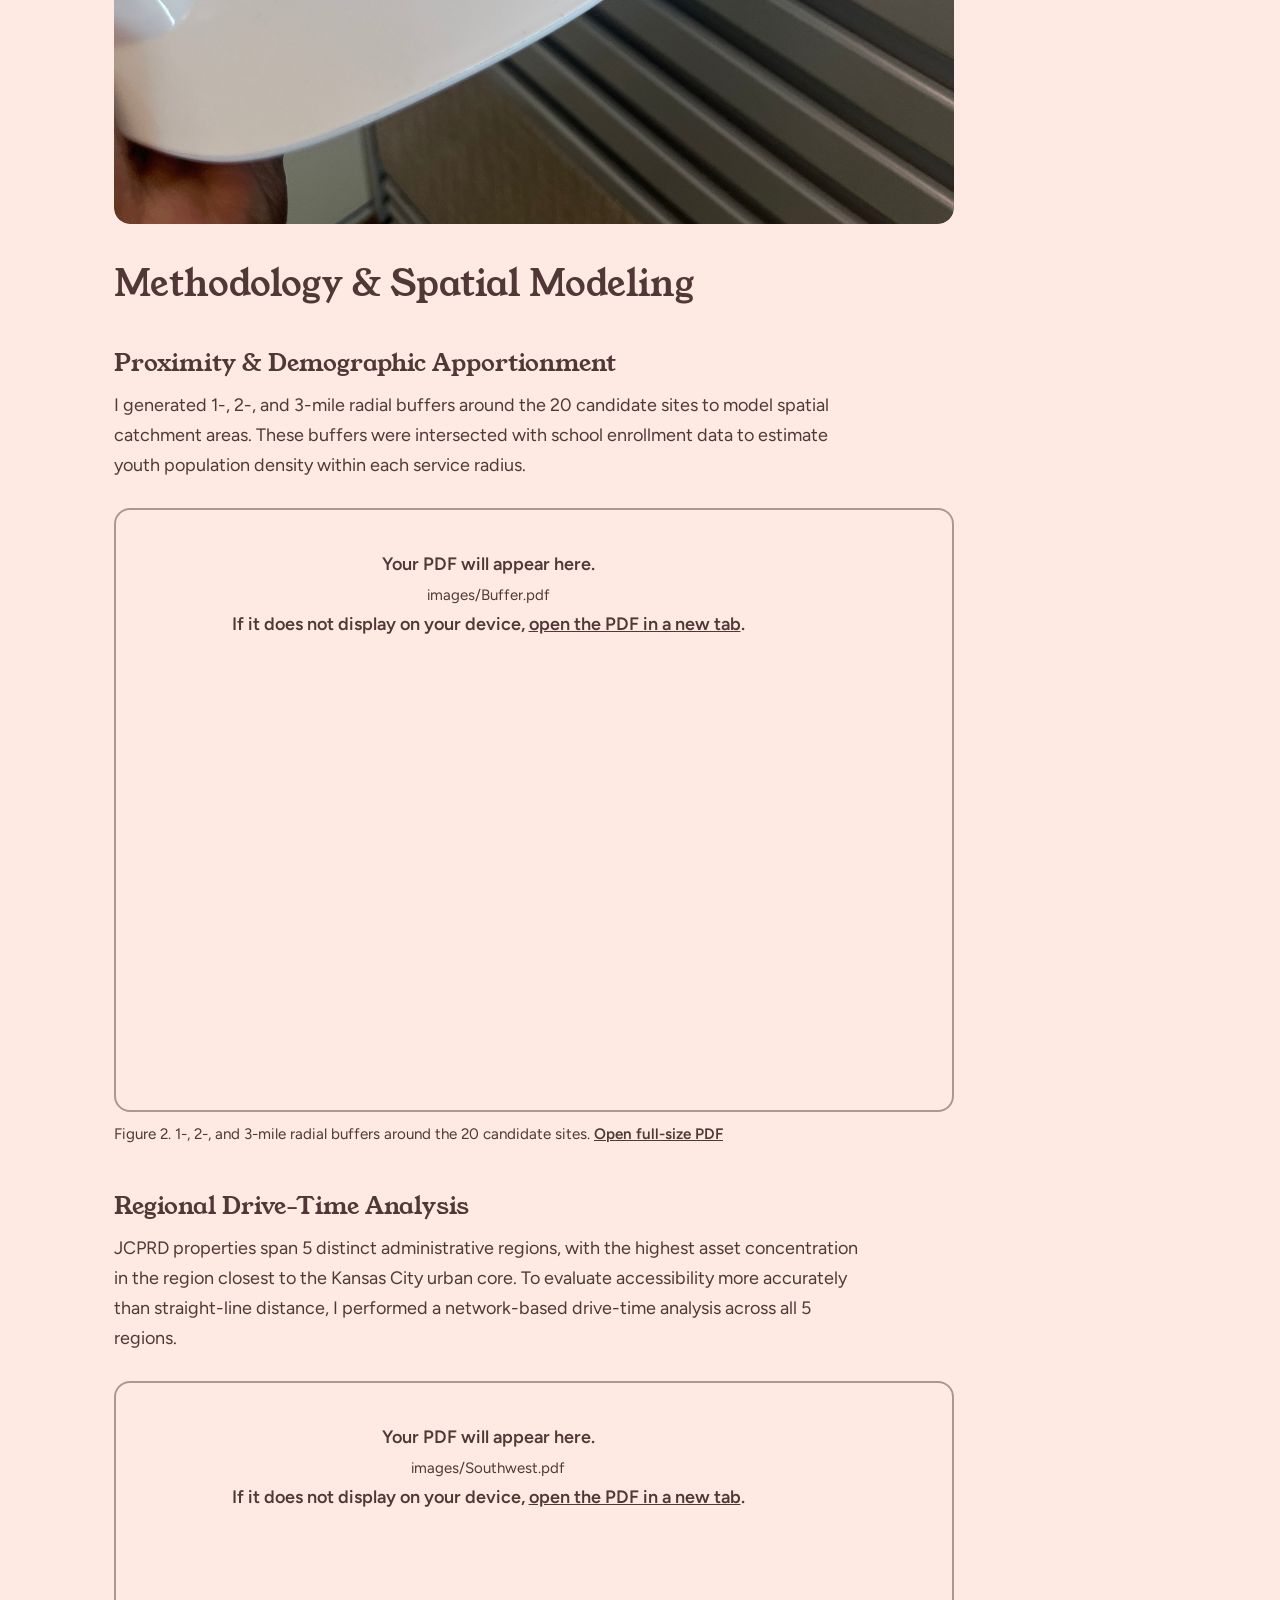
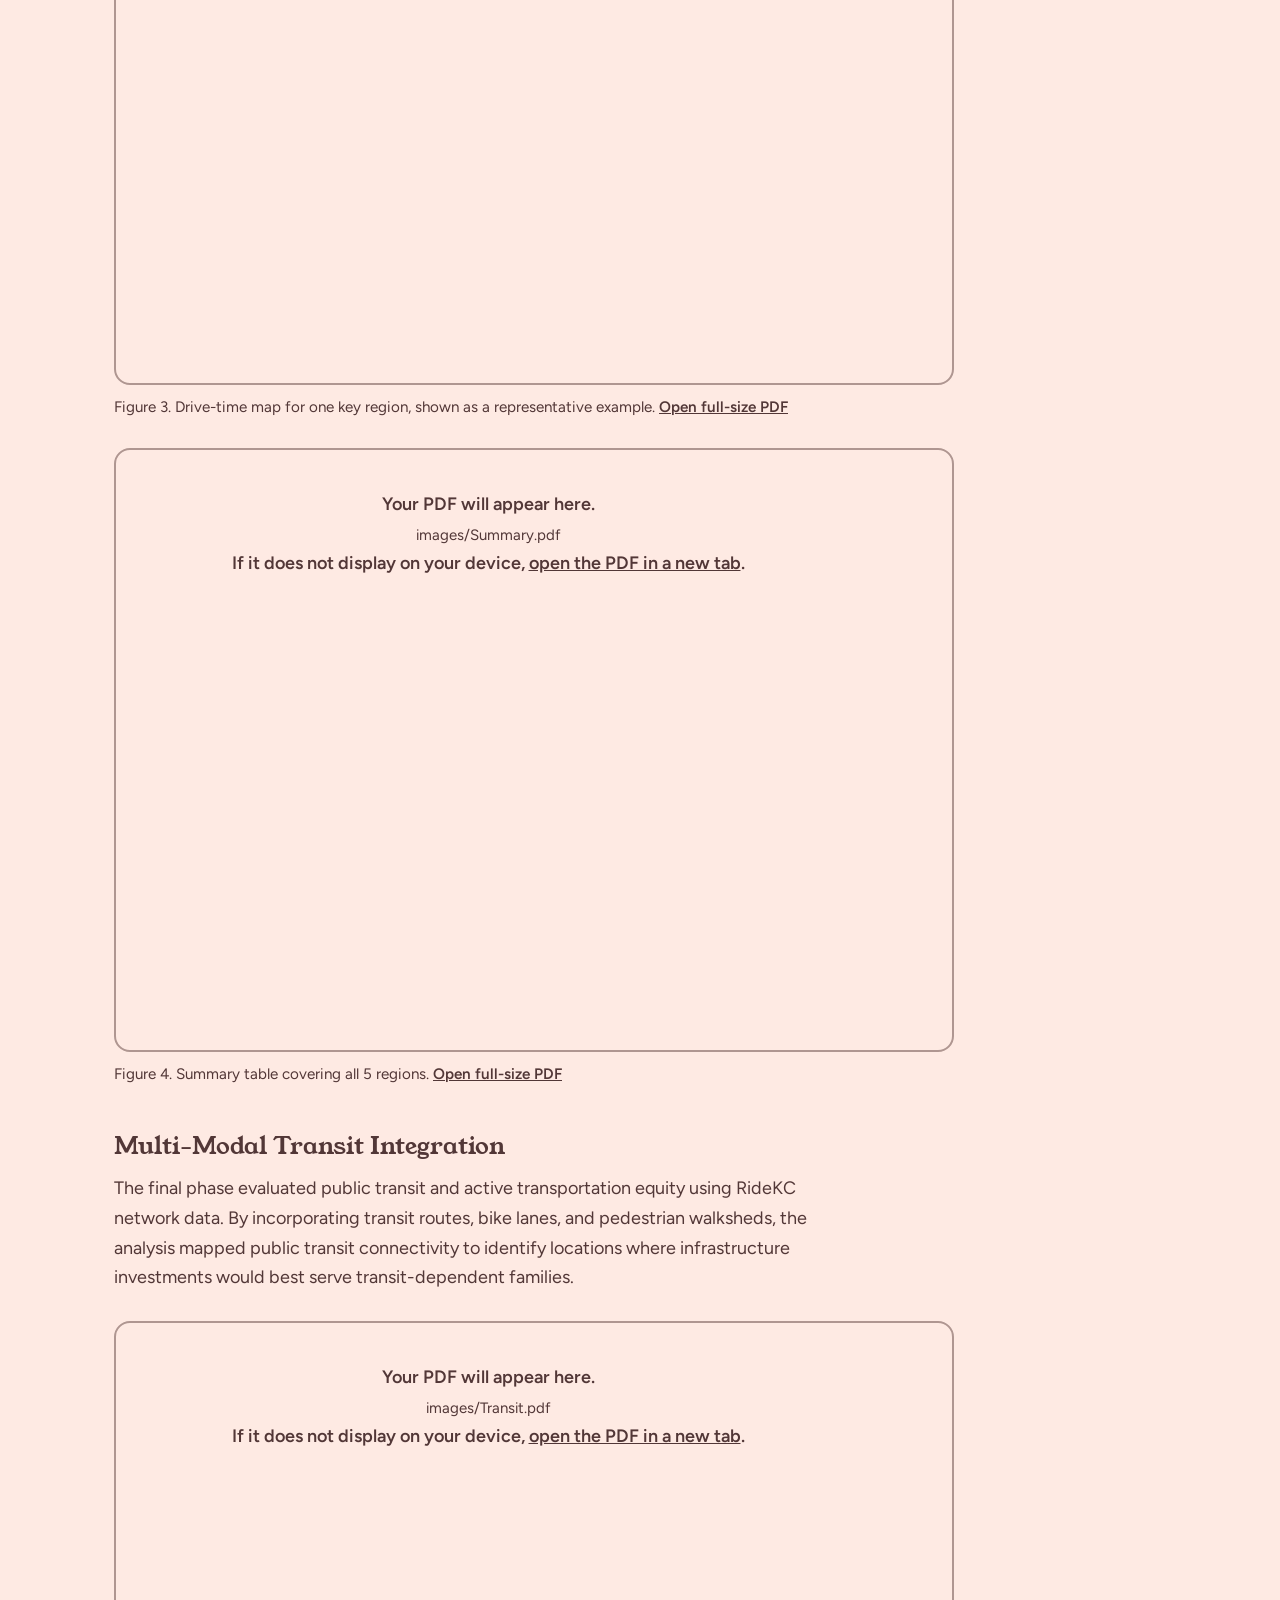
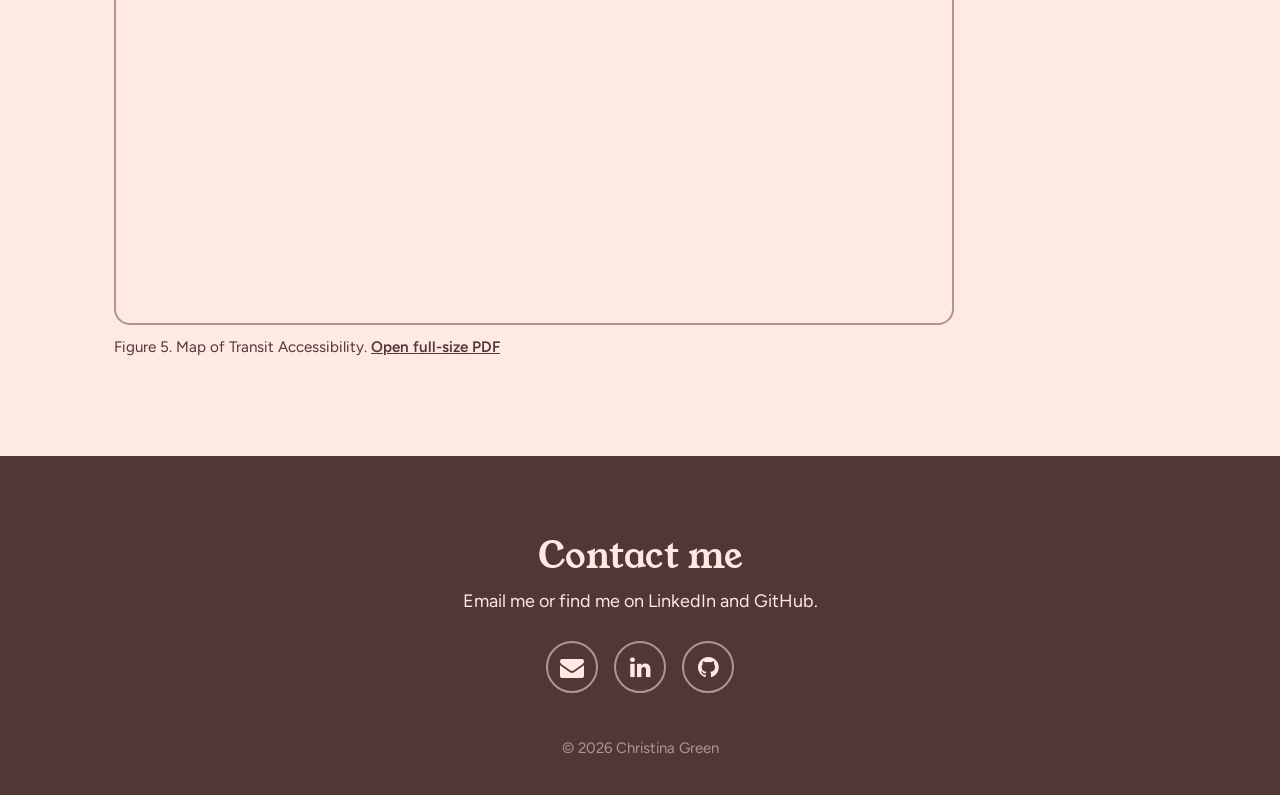
<file: projects/jcprd-playground-site-selection.html>
<!DOCTYPE html>
<html lang="en">
<head>
  <meta charset="utf-8">
  <meta name="viewport" content="width=device-width, initial-scale=1">
  <meta name="author" content="Christina Green">
  <meta name="description" content="A spatial suitability analysis ranking 20 candidate playground sites for Johnson County Parks and Recreation District using ArcGIS Pro.">
  <title>Playground Site Suitability Analysis | Christina Green</title>
  <link rel="preconnect" href="https://fonts.googleapis.com">
  <link rel="preconnect" href="https://fonts.gstatic.com" crossorigin>
  <link rel="stylesheet" href="https://fonts.googleapis.com/css2?family=Figtree:wght@400;600&family=Young+Serif&display=swap">
  <link rel="stylesheet" href="https://cdnjs.cloudflare.com/ajax/libs/font-awesome/4.7.0/css/font-awesome.min.css">
  <link rel="stylesheet" href="../styles/style.css">
</head>
<body>

  <!-- Navigation (links go up one folder because this page is inside /projects) -->
  <header class="site-header">
    <nav class="navbar" aria-label="Main">
      <button class="nav-toggle" aria-expanded="false" aria-controls="nav-links" aria-label="Toggle menu">
        <i class="fa fa-bars" aria-hidden="true"></i>
      </button>
      <ul class="nav-links" id="nav-links">
        <li><a href="../index.html">Home</a></li>
        <li><a href="../about.html">About me</a></li>
        <li><a href="../resume.html">Resume</a></li>
        <li><a href="../portfolio.html" aria-current="page">Portfolio</a></li>
      </ul>
    </nav>
  </header>

  <main>
    <section class="project-hero">
      <div class="wrap">
        <a class="back-link" href="../portfolio.html">&larr; Back to portfolio</a>
        <h1>Playground Site Suitability Analysis</h1>
        <p class="meta">Johnson County Parks and Recreation District (JCPRD)</p>
        <ul class="tags">
          <li>Site Selection</li>
        </ul>
      </div>
    </section>

    <section class="project-body">
      <div class="wrap">
        <div class="prose">

          <!--
            HOW TO USE THE FIGURE SPOTS BELOW
            Each <figure> shows a PDF from your /images folder.
            Save your PDFs in /images using the exact file names in each figure
            (for example images/Buffer.pdf), or change the file name in the HTML to match yours.
            If a PDF is missing, a placeholder with the expected file name shows instead.
          -->

          <h2>Overview</h2>
          <p>During my internship with the Johnson County Parks and Recreation District (JCPRD), I conducted a spatial suitability analysis to evaluate and prioritize 20 potential locations for new playground infrastructure across existing park properties. Using ArcGIS Pro, the project integrated demographic modeling, network analysis, and multi-modal transit accessibility to ensure equitable community access.</p>

          <figure class="figure">
            <div class="figure-media">
              <p class="figure-placeholder">Your cover photo will appear here<br><small>images/nametag.JPG</small></p>
              <img src="../images/nametag.JPG" alt="Cover photo for the playground site suitability analysis" onload="this.parentElement.classList.add('loaded')" onerror="this.style.display='none'">
            </div>
          </figure>

          <h2>Methodology &amp; Spatial Modeling</h2>

          <h3>Proximity &amp; Demographic Apportionment</h3>
          <p>I generated 1-, 2-, and 3-mile radial buffers around the 20 candidate sites to model spatial catchment areas. These buffers were intersected with school enrollment data to estimate youth population density within each service radius.</p>

          <figure class="figure">
            <div class="figure-media figure-pdf">
              <object data="../images/Buffer.pdf" type="application/pdf" aria-label="Map of 1-, 2-, and 3-mile buffers around candidate sites">
                <p class="figure-placeholder">Your PDF will appear here.<br><small>images/Buffer.pdf</small><br>If it does not display on your device, <a href="../images/Buffer.pdf" target="_blank" rel="noopener">open the PDF in a new tab</a>.</p>
              </object>
            </div>
            <figcaption>Figure 2. 1-, 2-, and 3-mile radial buffers around the 20 candidate sites. <a href="../images/Buffer.pdf" target="_blank" rel="noopener">Open full-size PDF</a></figcaption>
          </figure>

          <h3>Regional Drive-Time Analysis</h3>
          <p>JCPRD properties span 5 distinct administrative regions, with the highest asset concentration in the region closest to the Kansas City urban core. To evaluate accessibility more accurately than straight-line distance, I performed a network-based drive-time analysis across all 5 regions.</p>

          <figure class="figure">
            <div class="figure-media figure-pdf">
              <object data="../images/Southwest.pdf" type="application/pdf" aria-label="Drive-time map for one representative region">
                <p class="figure-placeholder">Your PDF will appear here.<br><small>images/Southwest.pdf</small><br>If it does not display on your device, <a href="../images/Southwest.pdf" target="_blank" rel="noopener">open the PDF in a new tab</a>.</p>
              </object>
            </div>
            <figcaption>Figure 3. Drive-time map for one key region, shown as a representative example. <a href="../images/Southwest.pdf" target="_blank" rel="noopener">Open full-size PDF</a></figcaption>
          </figure>

          <figure class="figure">
            <div class="figure-media figure-pdf">
              <object data="../images/Summary.pdf" type="application/pdf" aria-label="Summary table of drive-time results for all 5 regions">
                <p class="figure-placeholder">Your PDF will appear here.<br><small>images/Summary.pdf</small><br>If it does not display on your device, <a href="../images/Summary.pdf" target="_blank" rel="noopener">open the PDF in a new tab</a>.</p>
              </object>
            </div>
            <figcaption>Figure 4. Summary table covering all 5 regions. <a href="../images/Summary.pdf" target="_blank" rel="noopener">Open full-size PDF</a></figcaption>
          </figure>

          <h3>Multi-Modal Transit Integration</h3>
          <p>The final phase evaluated public transit and active transportation equity using RideKC network data. By incorporating transit routes, bike lanes, and pedestrian walksheds, the analysis mapped public transit connectivity to identify locations where infrastructure investments would best serve transit-dependent families.</p>

          <figure class="figure">
            <div class="figure-media figure-pdf">
              <object data="../images/Transit.pdf" type="application/pdf" aria-label="Map of transit routes, bike lanes, and walksheds near candidate sites">
                <p class="figure-placeholder">Your PDF will appear here.<br><small>images/Transit.pdf</small><br>If it does not display on your device, <a href="../images/Transit.pdf" target="_blank" rel="noopener">open the PDF in a new tab</a>.</p>
              </object>
            </div>
            <figcaption>Figure 5. Map of Transit Accessibility. <a href="../images/Transit.pdf" target="_blank" rel="noopener">Open full-size PDF</a></figcaption>
          </figure>

        

        </div>
      </div>
    </section>
  </main>

  <!-- Footer / Contact -->
  <footer class="site-footer" id="contact">
    <div class="wrap">
      <h2>Contact me</h2>
      <p>Email me or find me on LinkedIn and GitHub.</p>
      <ul class="social">
        <li><a href="mailto:christinagreen1101@gmail.com" aria-label="Email"><i class="fa fa-envelope" aria-hidden="true"></i></a></li>
        <li><a href="https://www.linkedin.com/in/christina-green-3a5b73256" aria-label="LinkedIn"><i class="fa fa-linkedin" aria-hidden="true"></i></a></li>
        <li><a href="https://github.com/greenchristina" aria-label="GitHub"><i class="fa fa-github" aria-hidden="true"></i></a></li>
      </ul>
      <p class="copyright"><small>&copy; 2026 Christina Green</small></p>
    </div>
  </footer>

  <script src="../scripts/main.js"></script>
</body>
</html>
</file>
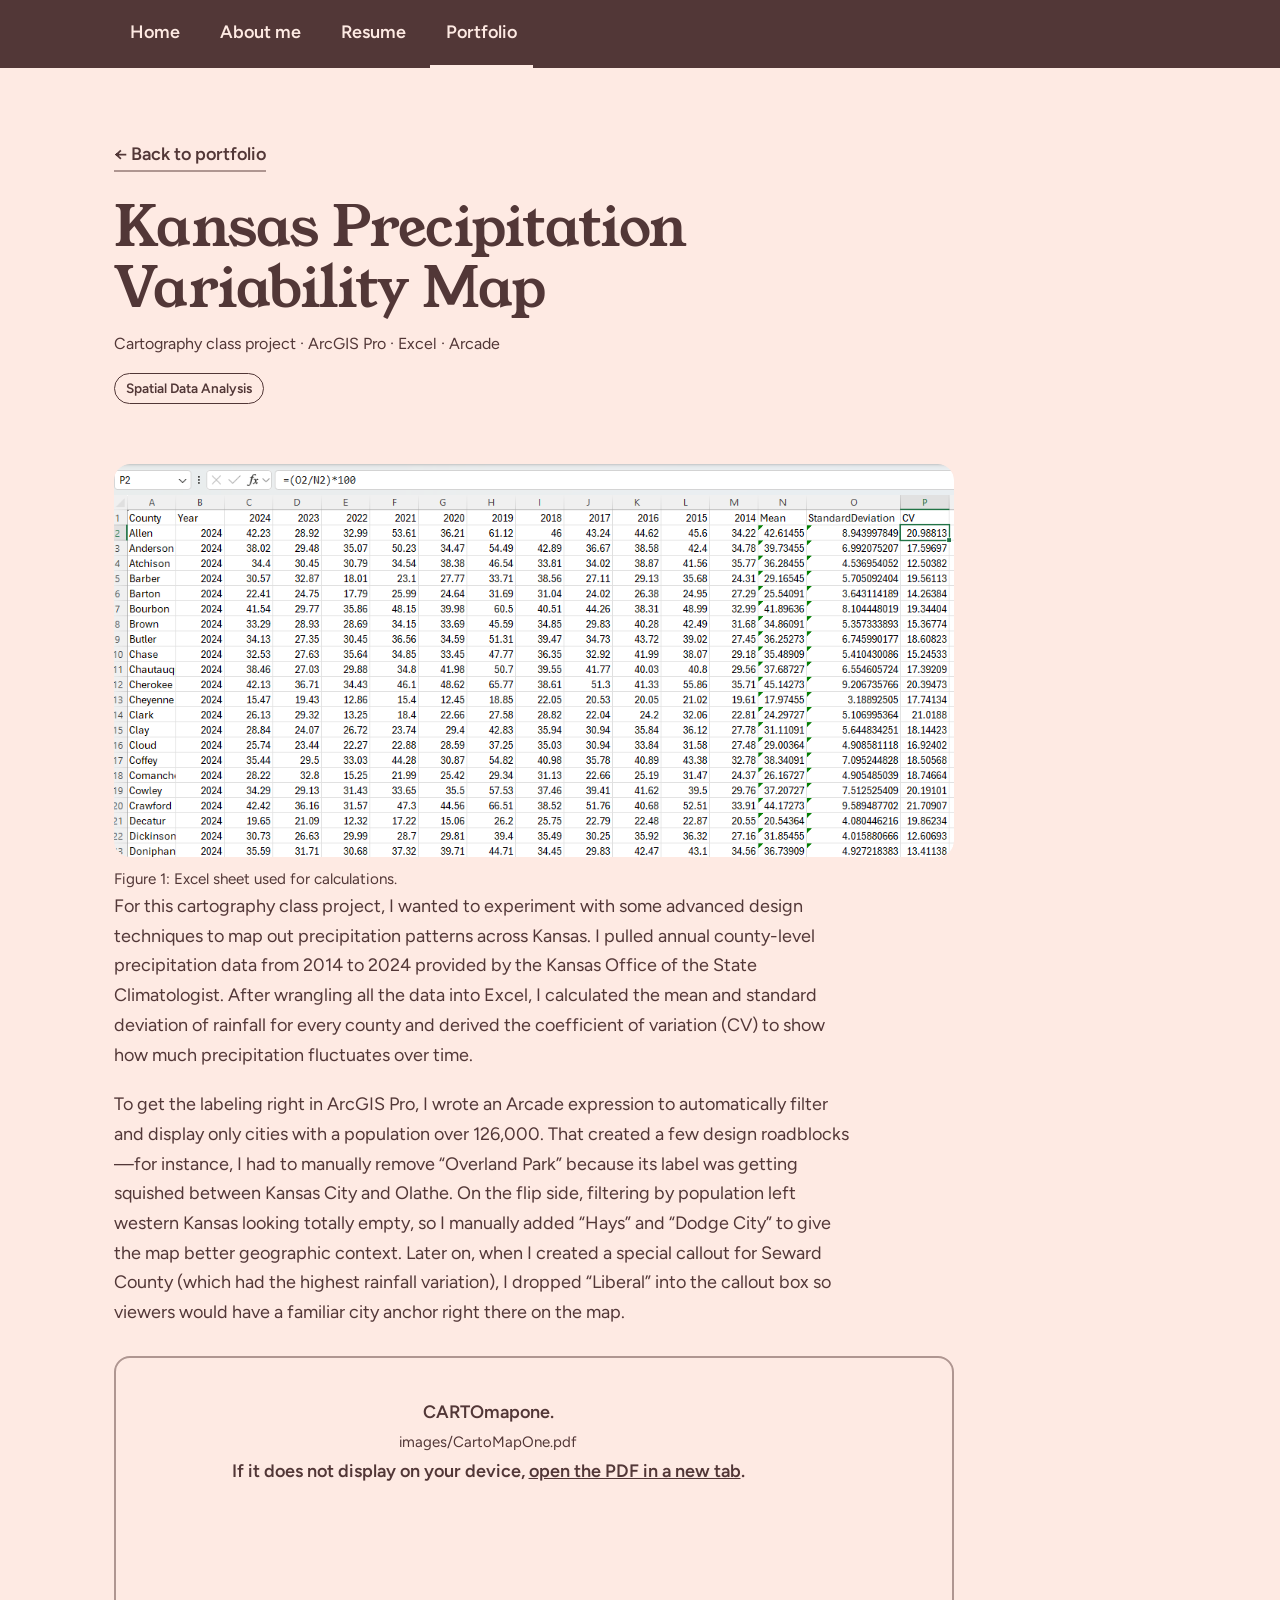
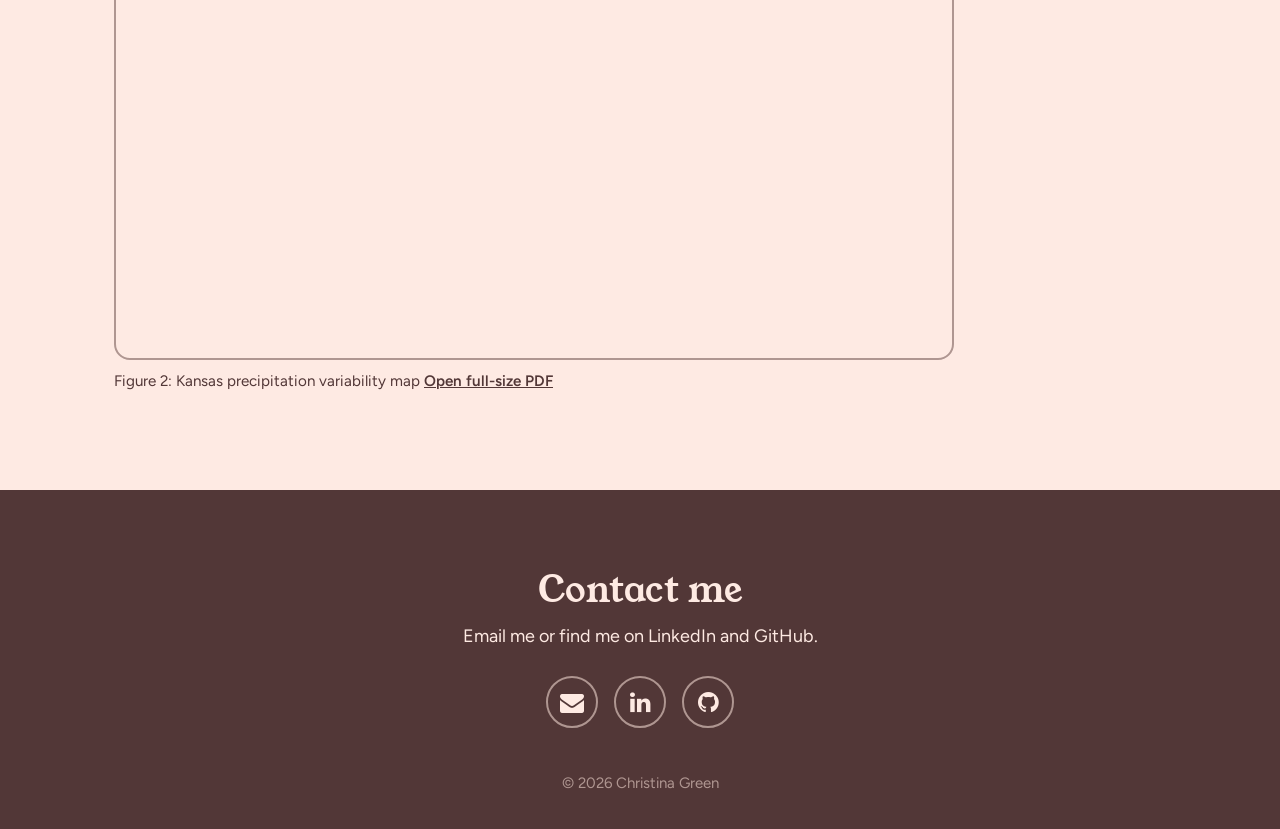
<file: projects/kansas-precipitation.html>
<!DOCTYPE html>
<html lang="en">
<head>
  <meta charset="utf-8">
  <meta name="viewport" content="width=device-width, initial-scale=1">
  <meta name="author" content="Christina Green">
  <meta name="description" content="A map of county-level precipitation variability across Kansas from 2014 to 2024, built with Excel and ArcGIS Pro.">
  <title>Kansas Precipitation Variability Map | Christina Green</title>
  <link rel="preconnect" href="https://fonts.googleapis.com">
  <link rel="preconnect" href="https://fonts.gstatic.com" crossorigin>
  <link rel="stylesheet" href="https://fonts.googleapis.com/css2?family=Figtree:wght@400;600&family=Young+Serif&display=swap">
  <link rel="stylesheet" href="https://cdnjs.cloudflare.com/ajax/libs/font-awesome/4.7.0/css/font-awesome.min.css">
  <link rel="stylesheet" href="../styles/style.css">
</head>
<body>

  <!-- Navigation (links go up one folder because this page is inside /projects) -->
  <header class="site-header">
    <nav class="navbar" aria-label="Main">
      <button class="nav-toggle" aria-expanded="false" aria-controls="nav-links" aria-label="Toggle menu">
        <i class="fa fa-bars" aria-hidden="true"></i>
      </button>
      <ul class="nav-links" id="nav-links">
        <li><a href="../index.html">Home</a></li>
        <li><a href="../about.html">About me</a></li>
        <li><a href="../resume.html">Resume</a></li>
        <li><a href="../portfolio.html" aria-current="page">Portfolio</a></li>
      </ul>
    </nav>
  </header>

  <main>
    <section class="project-hero">
      <div class="wrap">
        <a class="back-link" href="../portfolio.html">&larr; Back to portfolio</a>
        <h1>Kansas Precipitation Variability Map</h1>
        <p class="meta">Cartography class project &middot; ArcGIS Pro &middot; Excel &middot; Arcade</p>
        <ul class="tags">
          <li>Spatial Data Analysis</li>
        </ul>
      </div>
    </section>

    <section class="project-body">
      <div class="wrap">
        <div class="prose">

          <!--
            File names (in your /images folder) used on this page:
              Cover photo:  Screenshot 2026-02-14 004247.png   (written with %20 for the spaces)
              Final map:    CartoMapOne.pdf
            Names are case-sensitive on GitHub Pages.
          -->

          <figure class="figure">
            <div class="figure-media">
              <p class="figure-placeholder">Your cover photo will appear here<br><small>images/Screenshot 2026-02-14 004247.png</small></p>
              <img src="../images/Screenshot%202026-02-14%20004247.png" alt="Cover image for the Kansas precipitation variability map" onload="this.parentElement.classList.add('loaded')" onerror="this.style.display='none'">
            </div>
            <figcaption>Figure 1: Excel sheet used for calculations.</figcaption>
          </figure>

          <p>For this cartography class project, I wanted to experiment with some advanced design techniques to map out precipitation patterns across Kansas. I pulled annual county-level precipitation data from 2014 to 2024 provided by the Kansas Office of the State Climatologist. After wrangling all the data into Excel, I calculated the mean and standard deviation of rainfall for every county and derived the coefficient of variation (CV) to show how much precipitation fluctuates over time.</p>
          <p>To get the labeling right in ArcGIS Pro, I wrote an Arcade expression to automatically filter and display only cities with a population over 126,000. That created a few design roadblocks—for instance, I had to manually remove “Overland Park” because its label was getting squished between Kansas City and Olathe. On the flip side, filtering by population left western Kansas looking totally empty, so I manually added “Hays” and “Dodge City” to give the map better geographic context. Later on, when I created a special callout for Seward County (which had the highest rainfall variation), I dropped “Liberal” into the callout box so viewers would have a familiar city anchor right there on the map.</p>

          <figure class="figure">
            <div class="figure-media figure-pdf">
              <object data="../images/CartoMapOne.pdf" type="application/pdf" aria-label="Kansas precipitation variability map">
                <p class="figure-placeholder">CARTOmapone.<br><small>images/CartoMapOne.pdf</small><br>If it does not display on your device, <a href="../images/CartoMapOne.pdf" target="_blank" rel="noopener">open the PDF in a new tab</a>.</p>
              </object>
            </div>
            <figcaption>Figure 2: Kansas precipitation variability map <a href="../images/CartoMapOne.pdf" target="_blank" rel="noopener">Open full-size PDF</a></figcaption>
          </figure>

          <!-- For a portrait (tall) PDF, change class="figure-media figure-pdf" to class="figure-media figure-pdf tall". -->

        </div>
      </div>
    </section>
  </main>

  <!-- Footer / Contact -->
  <footer class="site-footer" id="contact">
    <div class="wrap">
      <h2>Contact me</h2>
      <p>Email me or find me on LinkedIn and GitHub.</p>
      <ul class="social">
        <li><a href="mailto:christinagreen1101@gmail.com" aria-label="Email"><i class="fa fa-envelope" aria-hidden="true"></i></a></li>
        <li><a href="https://www.linkedin.com/in/christina-green-3a5b73256" aria-label="LinkedIn"><i class="fa fa-linkedin" aria-hidden="true"></i></a></li>
        <li><a href="https://github.com/greenchristina" aria-label="GitHub"><i class="fa fa-github" aria-hidden="true"></i></a></li>
      </ul>
      <p class="copyright"><small>&copy; 2026 Christina Green</small></p>
    </div>
  </footer>

  <script src="../scripts/main.js"></script>
</body>
</html>
</file>
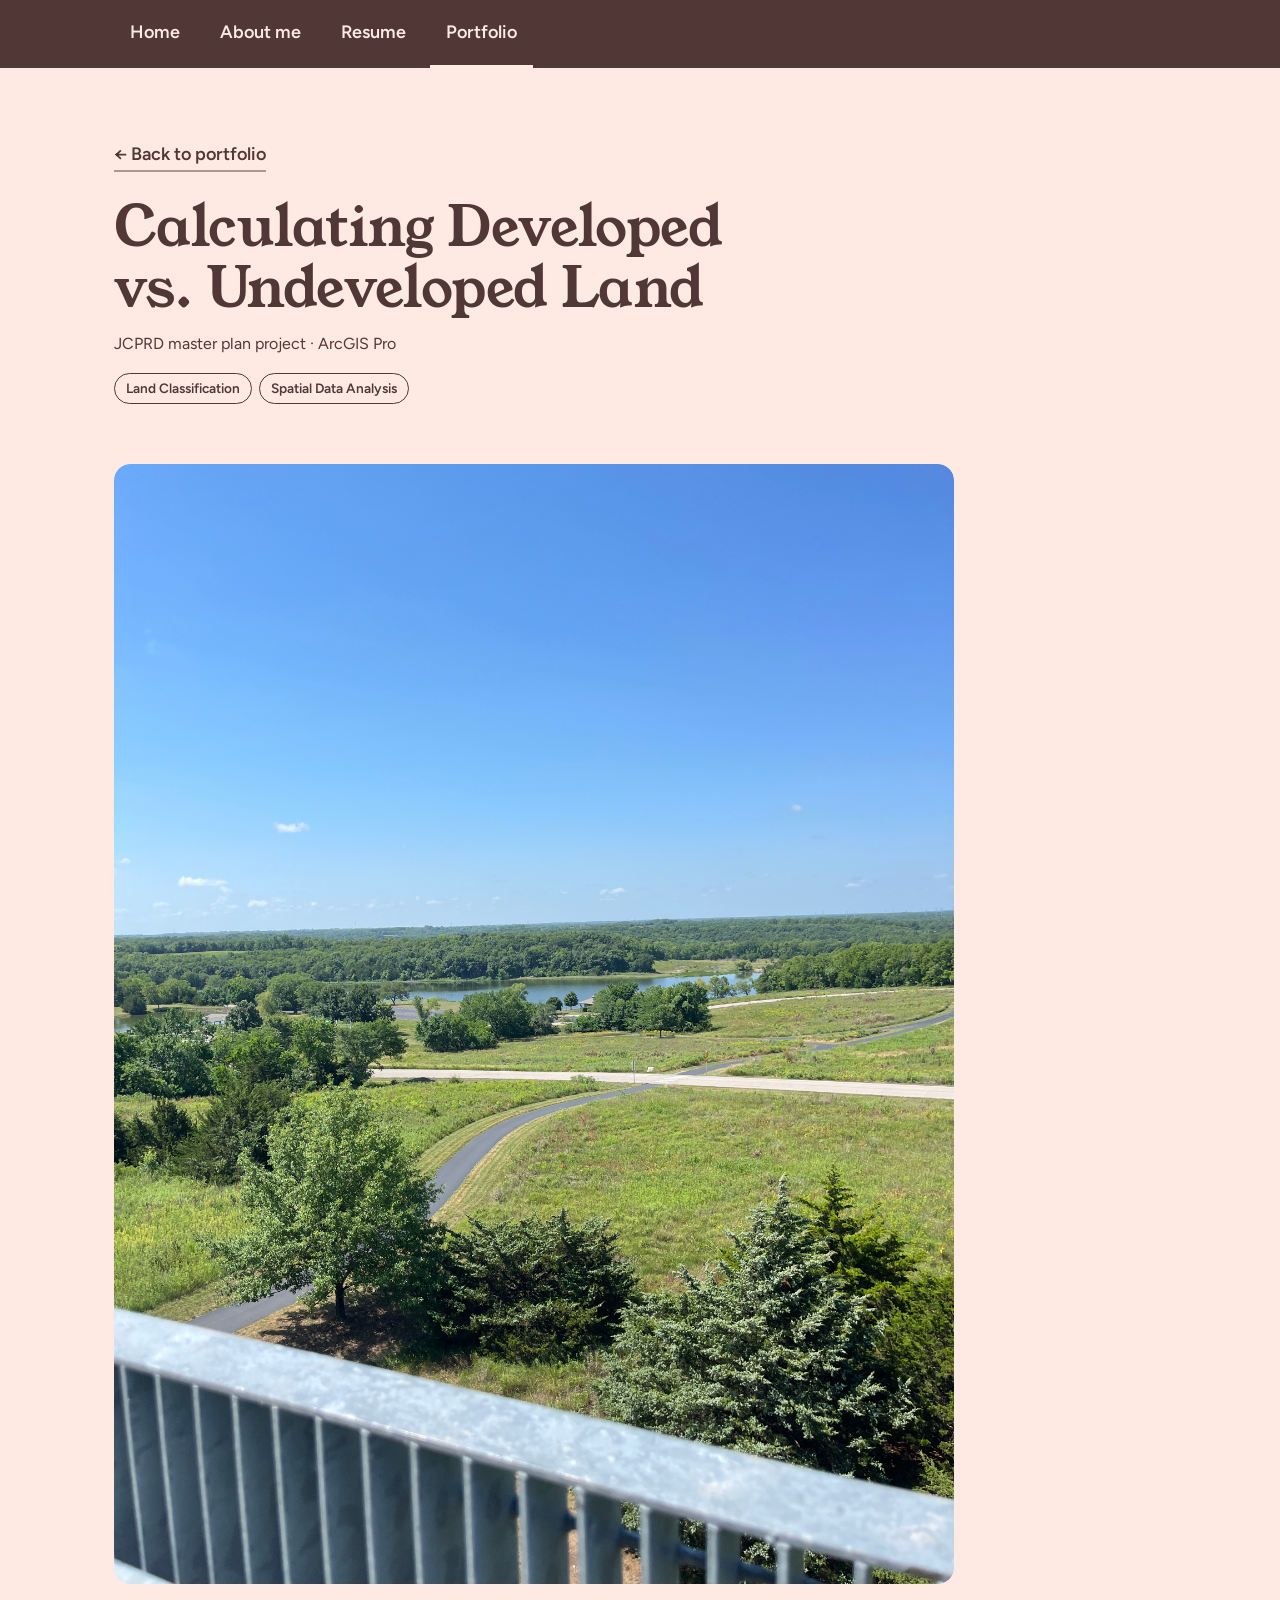
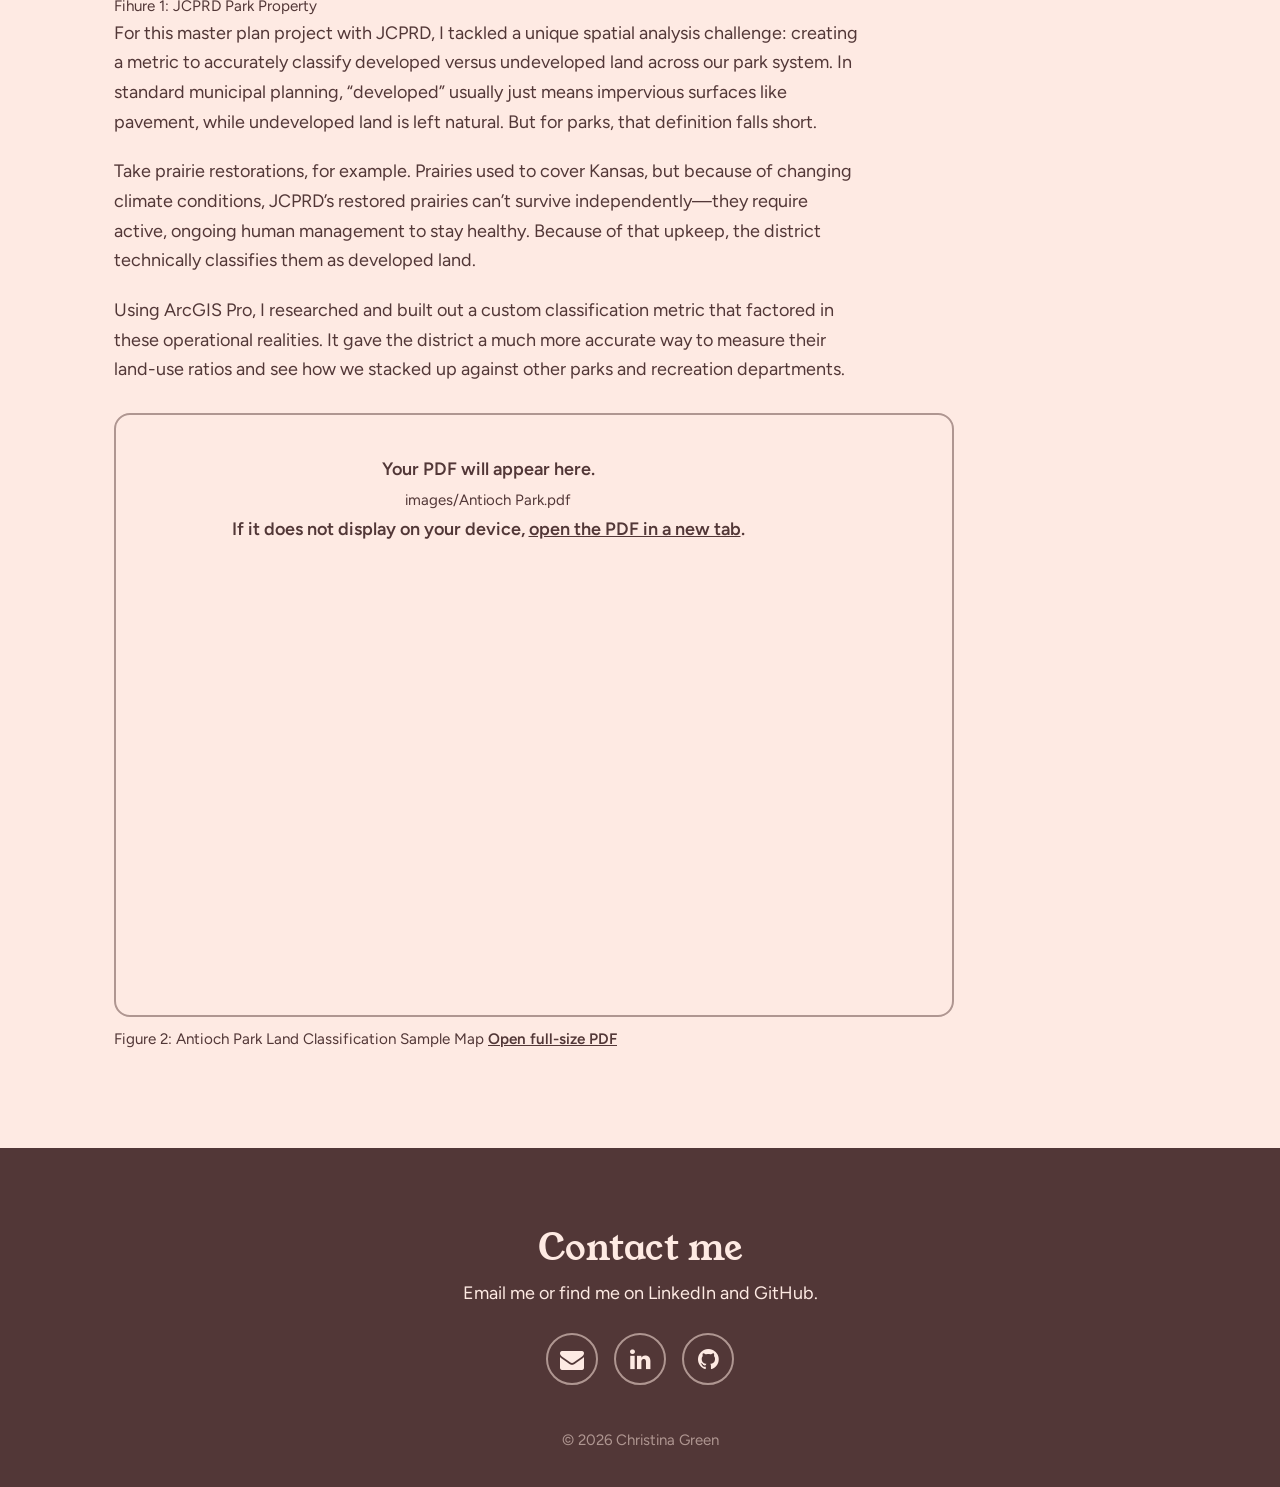
<file: projects/land-classification.html>
<!DOCTYPE html>
<html lang="en">
<head>
  <meta charset="utf-8">
  <meta name="viewport" content="width=device-width, initial-scale=1">
  <meta name="author" content="Christina Green">
  <meta name="description" content="A custom land classification metric for a parks district master plan, built in ArcGIS Pro to separate developed from undeveloped land.">
  <title>Calculating Developed vs. Undeveloped Land | Christina Green</title>
  <link rel="preconnect" href="https://fonts.googleapis.com">
  <link rel="preconnect" href="https://fonts.gstatic.com" crossorigin>
  <link rel="stylesheet" href="https://fonts.googleapis.com/css2?family=Figtree:wght@400;600&family=Young+Serif&display=swap">
  <link rel="stylesheet" href="https://cdnjs.cloudflare.com/ajax/libs/font-awesome/4.7.0/css/font-awesome.min.css">
  <link rel="stylesheet" href="../styles/style.css">
</head>
<body>

  <!-- Navigation (links go up one folder because this page is inside /projects) -->
  <header class="site-header">
    <nav class="navbar" aria-label="Main">
      <button class="nav-toggle" aria-expanded="false" aria-controls="nav-links" aria-label="Toggle menu">
        <i class="fa fa-bars" aria-hidden="true"></i>
      </button>
      <ul class="nav-links" id="nav-links">
        <li><a href="../index.html">Home</a></li>
        <li><a href="../about.html">About me</a></li>
        <li><a href="../resume.html">Resume</a></li>
        <li><a href="../portfolio.html" aria-current="page">Portfolio</a></li>
      </ul>
    </nav>
  </header>

  <main>
    <section class="project-hero">
      <div class="wrap">
        <a class="back-link" href="../portfolio.html">&larr; Back to portfolio</a>
        <h1>Calculating Developed vs. Undeveloped Land</h1>
        <p class="meta">JCPRD master plan project &middot; ArcGIS Pro</p>
        <ul class="tags">
          <li>Land Classification</li>
          <li>Spatial Data Analysis</li>
        </ul>
      </div>
    </section>

    <section class="project-body">
      <div class="wrap">
        <div class="prose">

          <!--
            File names (in your /images folder) used on this page:
              Cover photo:   JCPRDPark.JPG
              First figure:  Antioch Park.pdf   (written with %20 for the space)
            Names are case-sensitive on GitHub Pages.
          -->

          <figure class="figure">
            <div class="figure-media">
              <p class="figure-placeholder">Your cover photo will appear here<br><small>images/JCPRDPark.JPG</small></p>
              <img src="../images/JCPRDPark.JPG" alt="Cover photo for the land classification project" onload="this.parentElement.classList.add('loaded')" onerror="this.style.display='none'">
            </div>
            <figcaption>Fihure 1: JCPRD Park Property</figcaption>
          </figure>

          <p>For this master plan project with JCPRD, I tackled a unique spatial analysis challenge: creating a metric to accurately classify developed versus undeveloped land across our park system. In standard municipal planning, “developed” usually just means impervious surfaces like pavement, while undeveloped land is left natural. But for parks, that definition falls short.</p>
          <p>Take prairie restorations, for example. Prairies used to cover Kansas, but because of changing climate conditions, JCPRD’s restored prairies can’t survive independently—they require active, ongoing human management to stay healthy. Because of that upkeep, the district technically classifies them as developed land.</p>
          <p>Using ArcGIS Pro, I researched and built out a custom classification metric that factored in these operational realities. It gave the district a much more accurate way to measure their land-use ratios and see how we stacked up against other parks and recreation departments.</p>

          <figure class="figure">
            <div class="figure-media figure-pdf">
              <object data="../images/Antioch%20Park.pdf" type="application/pdf" aria-label="Antioch Park land classification map">
                <p class="figure-placeholder">Your PDF will appear here.<br><small>images/Antioch Park.pdf</small><br>If it does not display on your device, <a href="../images/Antioch%20Park.pdf" target="_blank" rel="noopener">open the PDF in a new tab</a>.</p>
              </object>
            </div>
            <figcaption>Figure 2: Antioch Park Land Classification Sample Map <a href="../images/Antioch%20Park.pdf" target="_blank" rel="noopener">Open full-size PDF</a></figcaption>
          </figure>

          <!--
          To add another figure, copy the <figure> block above and change the file name,
          the aria-label, and the caption. For a portrait (tall) PDF, change
          class="figure-media figure-pdf" to class="figure-media figure-pdf tall".
          -->

        </div>
      </div>
    </section>
  </main>

  <!-- Footer / Contact -->
  <footer class="site-footer" id="contact">
    <div class="wrap">
      <h2>Contact me</h2>
      <p>Email me or find me on LinkedIn and GitHub.</p>
      <ul class="social">
        <li><a href="mailto:christinagreen1101@gmail.com" aria-label="Email"><i class="fa fa-envelope" aria-hidden="true"></i></a></li>
        <li><a href="https://www.linkedin.com/in/christina-green-3a5b73256" aria-label="LinkedIn"><i class="fa fa-linkedin" aria-hidden="true"></i></a></li>
        <li><a href="https://github.com/greenchristina" aria-label="GitHub"><i class="fa fa-github" aria-hidden="true"></i></a></li>
      </ul>
      <p class="copyright"><small>&copy; 2026 Christina Green</small></p>
    </div>
  </footer>

  <script src="../scripts/main.js"></script>
</body>
</html>
</file>
<file: styles/style.css>
/* ===== Palette: change colors here and the whole site updates ===== */
:root {
  --bg: #feeae3;
  --accent1: #523737;
  --accent2: #af9691;
  --text: #523737;
  --tint: #e6d1ca; /* soft blend of bg and accent2 for alternating sections */

  --font-head: "Young Serif", Georgia, "Times New Roman", serif;
  --font-body: "Figtree", system-ui, -apple-system, "Segoe UI", sans-serif;
}

/* ===== Base ===== */
*, *::before, *::after { box-sizing: border-box; }

html { scroll-behavior: smooth; }

body {
  margin: 0;
  background: var(--bg);
  color: var(--text);
  font-family: var(--font-body);
  font-size: 1.125rem;
  line-height: 1.65;
}

h1, h2 {
  font-family: var(--font-head);
  font-weight: 400;
  line-height: 1.1;
  margin: 0 0 0.75rem;
}

h2 { font-size: clamp(1.75rem, 4vw, 2.25rem); }

p { margin: 0 0 1.25rem; max-width: 62ch; }

a { color: inherit; }

:focus-visible {
  outline: 3px solid var(--accent1);
  outline-offset: 3px;
}

.wrap {
  max-width: 1100px;
  margin: 0 auto;
  padding: 0 1.5rem;
}

/* ===== Navigation ===== */
.site-header {
  background: var(--accent1);
  color: var(--bg);
}

.navbar {
  max-width: 1100px;
  margin: 0 auto;
  padding: 0 1.5rem;
}

.nav-links {
  list-style: none;
  margin: 0;
  padding: 0;
  display: flex;
  gap: 0.5rem;
}

.nav-links a {
  display: block;
  padding: 1.1rem 1rem;
  color: var(--bg);
  text-decoration: none;
  font-weight: 600;
  border-bottom: 3px solid transparent;
}

.nav-links a:hover { border-bottom-color: var(--accent2); }
.nav-links a[aria-current="page"] { border-bottom-color: var(--bg); }

.site-header :focus-visible { outline-color: var(--bg); }

.nav-toggle {
  display: none;
  background: none;
  border: 0;
  color: var(--bg);
  font-size: 1.5rem;
  padding: 0.9rem 0;
  cursor: pointer;
}

/* ===== Buttons ===== */
.button {
  display: inline-block;
  padding: 0.8rem 1.75rem;
  background: var(--accent1);
  color: var(--bg);
  font-weight: 600;
  text-decoration: none;
  border: 2px solid var(--accent1);
  border-radius: 999px;
  transition: background-color 0.2s, color 0.2s, border-color 0.2s;
}

.button:hover {
  background: var(--accent2);
  border-color: var(--accent2);
  color: var(--accent1);
}

/* ===== Hero ===== */
.hero {
  padding: clamp(4rem, 12vw, 9rem) 0 clamp(3.5rem, 9vw, 7rem);
}

.hero h1 {
  font-size: clamp(3rem, 11vw, 7.5rem);
  letter-spacing: -0.02em;
  margin-bottom: 1rem;
}

.hero-sub {
  font-size: clamp(1.15rem, 2.5vw, 1.5rem);
  margin-bottom: 2rem;
}

/* ===== About ===== */
.about {
  background: var(--tint);
  padding: clamp(3rem, 8vw, 6rem) 0;
}

.about-grid {
  display: grid;
  grid-template-columns: minmax(0, 340px) 1fr;
  gap: clamp(2rem, 6vw, 4.5rem);
  align-items: center;
}

.about-photo {
  aspect-ratio: 4 / 5;
  background: var(--accent2);
  border-radius: 999px 999px 1.25rem 1.25rem; /* arch shape */
  overflow: hidden;
}

.about-photo img {
  width: 100%;
  height: 100%;
  object-fit: cover;
  display: block;
}

/* Shows the plain arch if headshot.jpg is missing */
.about-photo.no-photo img { display: none; }

/* ===== Footer / Contact ===== */
.site-footer {
  background: var(--accent1);
  color: var(--bg);
  padding: clamp(3rem, 7vw, 5rem) 0 2rem;
  text-align: center;
}

.site-footer p { margin-left: auto; margin-right: auto; }

.social {
  list-style: none;
  margin: 1.5rem 0 2.5rem;
  padding: 0;
  display: flex;
  justify-content: center;
  gap: 1rem;
}

.social a {
  display: grid;
  place-items: center;
  width: 3.25rem;
  height: 3.25rem;
  font-size: 1.5rem;
  color: var(--bg);
  border: 2px solid var(--accent2);
  border-radius: 50%;
  text-decoration: none;
  transition: background-color 0.2s, color 0.2s;
}

.social a:hover { background: var(--accent2); color: var(--accent1); }

.site-footer :focus-visible { outline-color: var(--bg); }

.copyright { margin-bottom: 0; color: var(--accent2); }

/* ===== Mobile ===== */
@media (max-width: 720px) {
  .nav-toggle { display: block; }

  .nav-links {
    display: none;
    flex-direction: column;
    gap: 0;
    padding-bottom: 0.75rem;
  }

  .nav-links.open { display: flex; }
  .nav-links a { padding: 0.75rem 0; }

  .about-grid { grid-template-columns: 1fr; }
  .about-photo { max-width: 280px; margin: 0 auto; }
}

@media (prefers-reduced-motion: reduce) {
  html { scroll-behavior: auto; }
  * { transition: none !important; }
}

/* ===== Portfolio page ===== */
.page-intro { padding: clamp(3rem, 8vw, 5.5rem) 0 1.5rem; }
.page-intro h1 { font-size: clamp(2.5rem, 8vw, 4.5rem); letter-spacing: -0.02em; }

.filters {
  display: flex;
  flex-wrap: wrap;
  gap: 0.6rem;
  margin-top: 1.5rem;
}

.tag-btn {
  font: inherit;
  font-size: 1rem;
  font-weight: 600;
  padding: 0.5rem 1.1rem;
  color: var(--accent1);
  background: transparent;
  border: 2px solid var(--accent1);
  border-radius: 999px;
  cursor: pointer;
  transition: background-color 0.2s, color 0.2s;
}

.tag-btn:hover { background: var(--accent2); border-color: var(--accent2); }

.tag-btn[aria-pressed="true"] {
  background: var(--accent1);
  color: var(--bg);
}

.projects { padding: 1.5rem 0 clamp(3rem, 8vw, 6rem); }

.project-grid {
  display: grid;
  grid-template-columns: repeat(auto-fill, minmax(280px, 1fr));
  gap: 1.75rem;
}

.card {
  display: flex;
  flex-direction: column;
  background: var(--tint);
  border-radius: 1.25rem;
  overflow: hidden;
  text-decoration: none;
  transition: transform 0.2s, box-shadow 0.2s;
}

.card[hidden] { display: none; }

.card:hover {
  transform: translateY(-4px);
  box-shadow: 0 10px 24px rgba(82, 55, 55, 0.18);
}

.card-media {
  aspect-ratio: 16 / 10;
  background: var(--accent2); /* shows until you add an image */
}

.card-media img {
  width: 100%;
  height: 100%;
  object-fit: cover;
  display: block;
}

.card-body { padding: 1.25rem 1.4rem 1.5rem; }
.card-body h2 { font-size: 1.4rem; margin-bottom: 0.5rem; }
.card-body p { font-size: 1rem; margin-bottom: 1rem; }

.tags {
  list-style: none;
  margin: 0;
  padding: 0;
  display: flex;
  flex-wrap: wrap;
  gap: 0.4rem;
}

.tags li {
  font-size: 0.85rem;
  font-weight: 600;
  padding: 0.2rem 0.7rem;
  border: 1.5px solid var(--accent1);
  border-radius: 999px;
}

.no-results { margin-top: 1.5rem; }

@media (prefers-reduced-motion: reduce) {
  .card:hover { transform: none; }
}

/* ===== Project detail pages ===== */
.project-hero { padding: clamp(2.5rem, 7vw, 4.5rem) 0 1rem; }
.project-hero h1 { font-size: clamp(2.1rem, 6vw, 3.5rem); letter-spacing: -0.01em; max-width: 20ch; }

.back-link {
  display: inline-block;
  margin-bottom: 1.5rem;
  font-weight: 600;
  text-decoration: none;
  border-bottom: 2px solid var(--accent2);
}
.back-link:hover { border-bottom-color: var(--accent1); }

.meta { font-size: 1rem; margin-bottom: 1rem; }
.project-hero .tags { margin-top: 0.5rem; }

.project-body { padding: 1rem 0 clamp(3rem, 8vw, 6rem); }
.prose { max-width: 70ch; }
.prose h2 { margin-top: 2.5rem; }
.prose h3 { font-family: var(--font-head); font-weight: 400; font-size: 1.5rem; margin: 2.5rem 0 0.5rem; }

/* Figure spot: shows a dashed placeholder until your image loads */
.figure { margin: 1.75rem 0 0; max-width: 900px; }

.figure-media {
  position: relative;
  min-height: 220px;
  background: var(--tint);
  border: 2px dashed var(--accent2);
  border-radius: 1rem;
  overflow: hidden;
  display: grid;
  place-items: center;
  text-align: center;
  padding: 1rem;
}

.figure-media.loaded { border: 0; padding: 0; background: none; }
.figure-media.loaded .figure-placeholder { display: none; }
.figure-placeholder { margin: 0; font-weight: 600; }
.figure-placeholder small { font-weight: 400; }

.figure-media img { width: 100%; height: auto; display: block; border-radius: 1rem; }

.figure-media object { width: 100%; height: 600px; border-radius: 1rem; }

.figure figcaption { font-size: 0.95rem; margin-top: 0.6rem; max-width: 70ch; }
.figure figcaption a { font-weight: 600; }

/* PDF figures */
.figure-pdf {
  display: block;
  min-height: 0;
  padding: 0;
  background: none;
  border: 2px solid var(--accent2);
}

.figure-pdf object { display: block; width: 100%; height: 600px; border-radius: 0; }
.figure-pdf .figure-placeholder { padding: 2.5rem 1.25rem; text-align: center; }

@media (max-width: 720px) {
  .figure-pdf object { height: 420px; }
}

/* Tall PDF frame for portrait pages (letter size) */
.figure-pdf.tall object { height: 780px; }

@media (max-width: 720px) {
  .figure-pdf.tall object { height: 520px; }
}

/* ===== About page ===== */
.about-page .about-grid { align-items: start; }
.about-page .about-text p { max-width: 68ch; }

@media (min-width: 721px) {
  .about-page .about-photo { position: sticky; top: 2rem; }
}

.details { padding: clamp(3rem, 7vw, 5rem) 0; }
.details-grid { display: grid; gap: 2.75rem; }
.detail-block h2 { font-size: 1.6rem; margin-bottom: 1rem; }

.chips { gap: 0.6rem; }
.chips li { font-size: 1rem; padding: 0.3rem 1rem; }

.cert-list { margin: 0; padding-left: 1.25rem; }
.cert-list li { margin-bottom: 0.4rem; }

/* ===== Resume page ===== */
.resume { padding: 1rem 0 clamp(3rem, 8vw, 6rem); }

.resume-section { margin-top: clamp(2rem, 5vw, 3.5rem); }
.resume-section > h2 {
  font-size: clamp(1.6rem, 4vw, 2rem);
  padding-bottom: 0.6rem;
  margin-bottom: 1.5rem;
  border-bottom: 2px solid var(--accent2);
}

.resume-entry {
  display: grid;
  grid-template-columns: 210px 1fr;
  gap: 0.5rem 2rem;
  padding: 1.25rem 0;
  border-bottom: 1px solid var(--tint);
}

.resume-entry:last-of-type { border-bottom: 0; }

.resume-date { margin: 0.2rem 0 0; font-weight: 600; font-size: 1rem; }

.resume-org { font-family: var(--font-head); font-weight: 400; font-size: 1.35rem; margin: 0; line-height: 1.25; }
.resume-place { margin: 0.1rem 0 0.4rem; font-size: 0.95rem; }
.resume-role { margin: 0 0 0.6rem; font-weight: 600; max-width: none; }

.resume-detail ul { margin: 0; padding-left: 1.2rem; }
.resume-detail li { margin-bottom: 0.45rem; max-width: 70ch; font-size: 1rem; }

.resume-plain ul:not(.tags) { margin: 0; padding-left: 1.2rem; }
.resume-plain li { margin-bottom: 0.35rem; }

.skill-heading { font-family: var(--font-body); font-weight: 600; font-size: 1.05rem; margin: 1.5rem 0 0.6rem; }
.skill-heading:first-child { margin-top: 0; }

@media (max-width: 720px) {
  .resume-entry { grid-template-columns: 1fr; gap: 0.25rem; }
}

/* ===== Resume timeline (alternating left/right) ===== */
.timeline-section { padding: 1.5rem 0 clamp(3rem, 7vw, 5rem); }
.timeline-heading { text-align: center; margin-bottom: 2.5rem; }

.timeline { position: relative; max-width: 1000px; margin: 0 auto; }

.timeline::after {
  content: "";
  position: absolute;
  top: 0;
  bottom: 0;
  left: 50%;
  width: 3px;
  background: var(--accent2);
  transform: translateX(-50%);
}

.timeline-item {
  position: relative;
  width: 50%;
  padding: 0 2.5rem 2rem;
}

.timeline-item.left { left: 0; }
.timeline-item.right { left: 50%; }

/* dot on the center line */
.timeline-item::before {
  content: "";
  position: absolute;
  top: 1.6rem;
  width: 18px;
  height: 18px;
  background: var(--accent1);
  border: 3px solid var(--bg);
  border-radius: 50%;
  z-index: 1;
}

.timeline-item.left::before { right: -9px; }
.timeline-item.right::before { left: -9px; }

.timeline-content {
  background: var(--tint);
  border-radius: 1rem;
  padding: 1.25rem 1.5rem 1.4rem;
}

.t-date { font-family: var(--font-head); font-weight: 400; font-size: 1.3rem; margin: 0 0 0.35rem; line-height: 1.2; }
.t-org { margin: 0; font-style: italic; max-width: none; }
.t-role { margin: 0.2rem 0 0.7rem; font-weight: 600; max-width: none; }

.timeline-content ul { margin: 0; padding-left: 1.15rem; }
.timeline-content li { margin-bottom: 0.45rem; font-size: 1rem; }

/* Education, awards, skills blocks */
.resume-end { background: var(--tint); padding: clamp(2.5rem, 6vw, 4rem) 0; }
.resume-end h2 { margin-top: 2rem; }
.resume-end h2:first-child { margin-top: 0; }
.end-org { font-family: var(--font-body); font-weight: 600; font-size: 1.15rem; margin: 0 0 0.5rem; }

.resume-skills { padding: clamp(2.5rem, 6vw, 4rem) 0; }

@media (max-width: 720px) {
  .timeline::after { left: 18px; transform: none; }
  .timeline-item,
  .timeline-item.left,
  .timeline-item.right { width: 100%; left: 0; padding: 0 0 1.5rem 3.25rem; }
  .timeline-item.left::before,
  .timeline-item.right::before { left: 9px; right: auto; }
}
</file>
